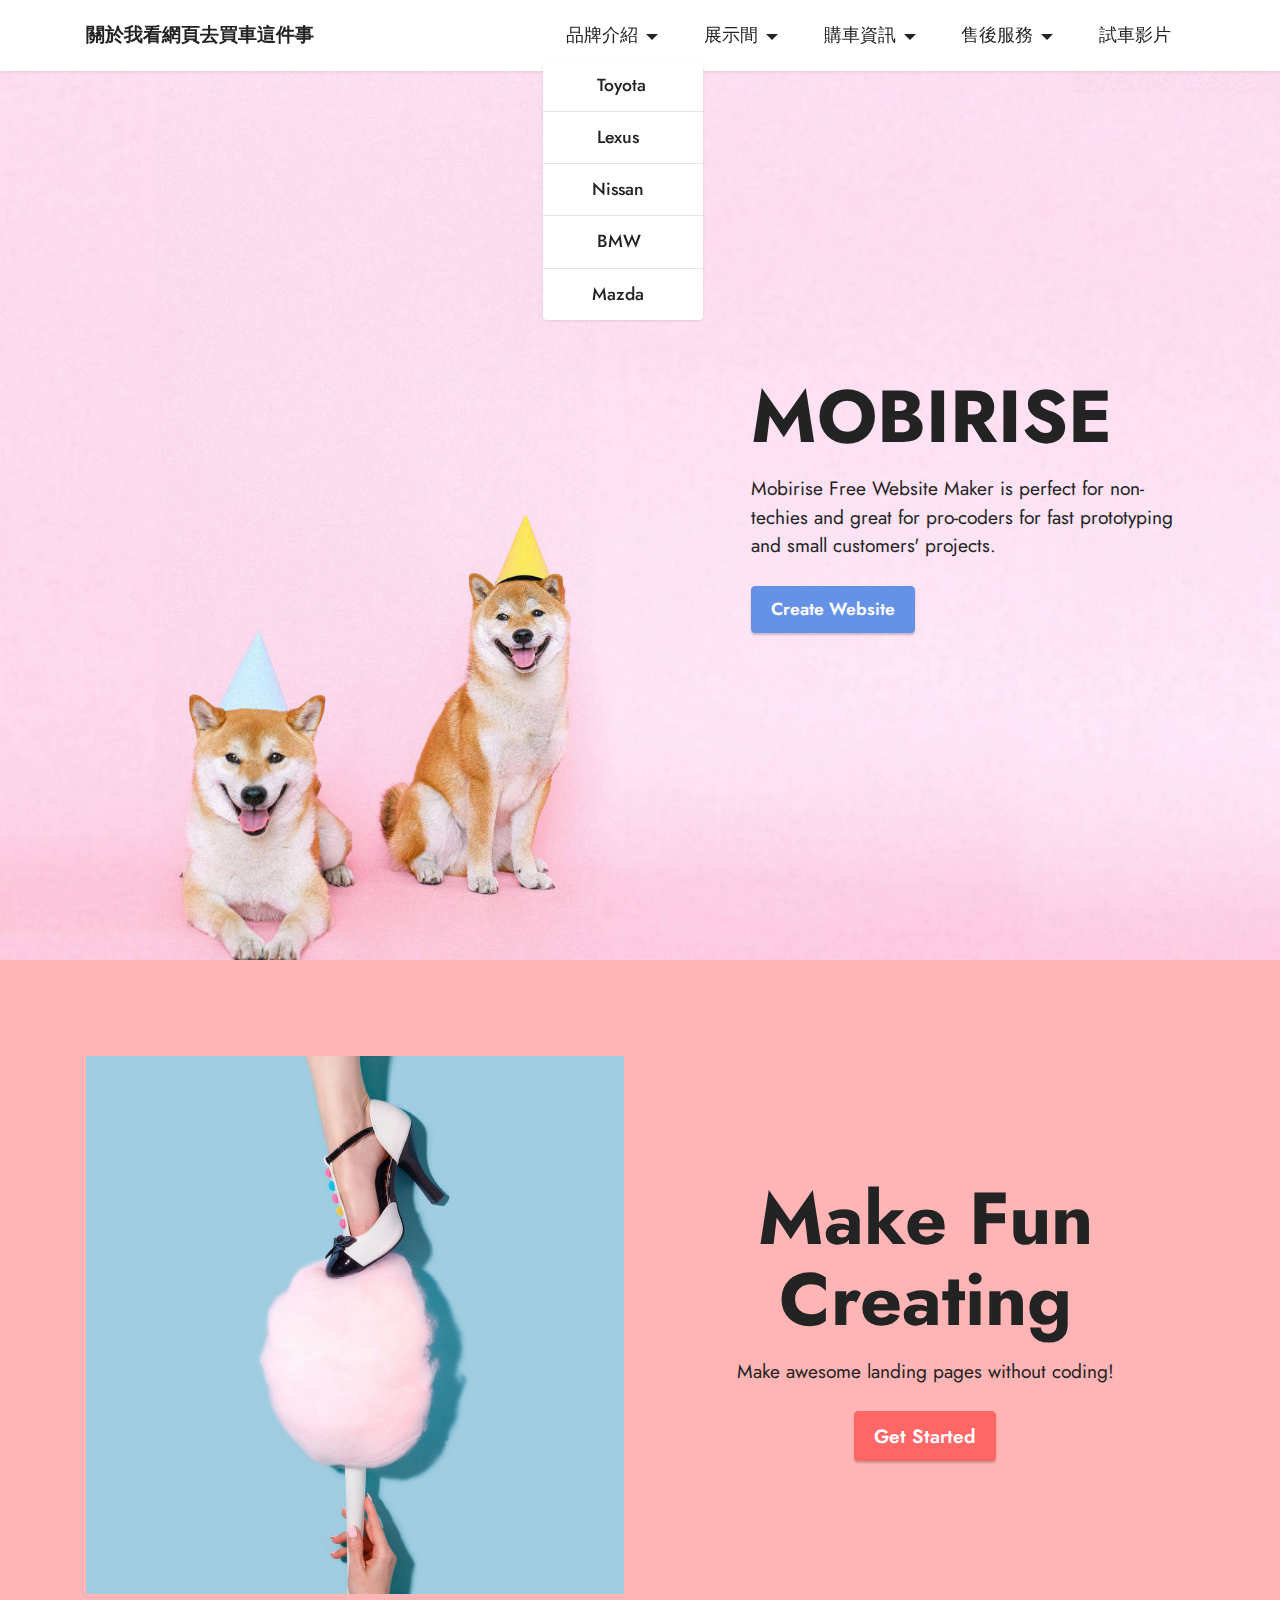
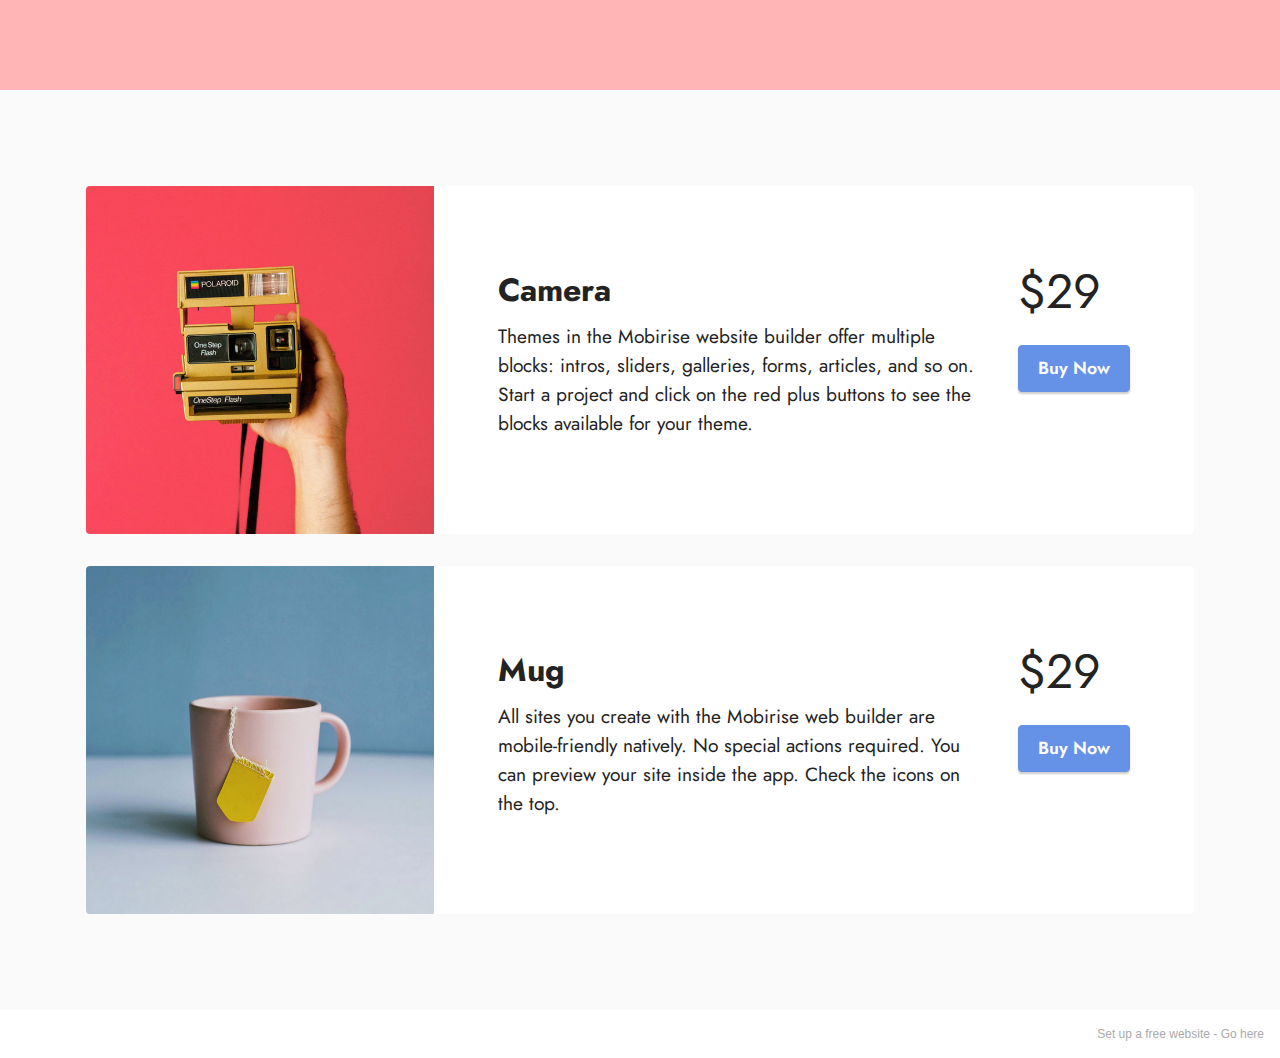
<file: web/index.html>
<!DOCTYPE html>
<html  >
<head>
  <!-- Site made with Mobirise Website Builder v5.4.1, https://mobirise.com -->
  <meta charset="UTF-8">
  <meta http-equiv="X-UA-Compatible" content="IE=edge">
  <meta name="generator" content="Mobirise v5.4.1, mobirise.com">
  <meta name="viewport" content="width=device-width, initial-scale=1, minimum-scale=1">
  <link rel="shortcut icon" href="assets/images/logo.png" type="image/x-icon">
  <meta name="description" content="">
  
  
  <title>Home</title>
  <link rel="stylesheet" href="assets/bootstrap/css/bootstrap.min.css">
  <link rel="stylesheet" href="assets/bootstrap/css/bootstrap-grid.min.css">
  <link rel="stylesheet" href="assets/bootstrap/css/bootstrap-reboot.min.css">
  <link rel="stylesheet" href="assets/dropdown/css/style.css">
  <link rel="stylesheet" href="assets/socicon/css/styles.css">
  <link rel="stylesheet" href="assets/theme/css/style.css">
  <link rel="preload" href="https://fonts.googleapis.com/css?family=Jost:100,200,300,400,500,600,700,800,900,100i,200i,300i,400i,500i,600i,700i,800i,900i&display=swap" as="style" onload="this.onload=null;this.rel='stylesheet'">
  <noscript><link rel="stylesheet" href="https://fonts.googleapis.com/css?family=Jost:100,200,300,400,500,600,700,800,900,100i,200i,300i,400i,500i,600i,700i,800i,900i&display=swap"></noscript>
  <link rel="preload" as="style" href="assets/mobirise/css/mbr-additional.css"><link rel="stylesheet" href="assets/mobirise/css/mbr-additional.css" type="text/css">
  
  
  
  
</head>
<body>
  
  <section data-bs-version="5.1" class="menu menu1 cid-sPwcQgwkqA" once="menu" id="menu1-6">
    

    <nav class="navbar navbar-dropdown navbar-fixed-top navbar-expand-lg">
        <div class="container">
            <div class="navbar-brand">
                
                <span class="navbar-caption-wrap"><a class="navbar-caption text-black display-7" href="https://mobiri.se">關於我看網頁去買車這件事&nbsp;<br></a></span>
            </div>
            <button class="navbar-toggler" type="button" data-toggle="collapse" data-bs-toggle="collapse" data-target="#navbarSupportedContent" data-bs-target="#navbarSupportedContent" aria-controls="navbarNavAltMarkup" aria-expanded="false" aria-label="Toggle navigation">
                <div class="hamburger">
                    <span></span>
                    <span></span>
                    <span></span>
                    <span></span>
                </div>
            </button>
            <div class="collapse navbar-collapse" id="navbarSupportedContent">
                <ul class="navbar-nav nav-dropdown nav-right" data-app-modern-menu="true"><li class="nav-item dropdown"><a class="nav-link link text-black dropdown-toggle show display-4" href="#" data-toggle="dropdown-submenu" data-bs-toggle="dropdown" data-bs-auto-close="outside" aria-expanded="true">品牌介紹</a><div class="dropdown-menu show" aria-labelledby="dropdown-undefined" data-bs-popper="none"><a class="text-black dropdown-item text-primary display-4" href="page1.html#header14-7">&nbsp; &nbsp; &nbsp;Toyota</a><a class="text-black dropdown-item text-primary display-4" href="page1.html#header11-8">&nbsp; &nbsp; &nbsp;Lexus</a><a class="text-black dropdown-item text-primary display-4" href="page1.html#header14-9">&nbsp; &nbsp; Nissan</a><a class="text-black dropdown-item text-primary display-4" href="page1.html#header11-a">&nbsp; &nbsp; &nbsp;BMW</a><a class="text-black dropdown-item text-primary display-4" href="page1.html#header14-b">&nbsp; &nbsp; Mazda</a></div></li>
                    <li class="nav-item dropdown"><a class="nav-link link text-black dropdown-toggle display-4" href="#" data-toggle="dropdown-submenu" data-bs-toggle="dropdown" data-bs-auto-close="outside" aria-expanded="false">展示間</a><div class="dropdown-menu" aria-labelledby="dropdown-undefined"><div class="dropdown"><a class="text-black dropdown-item dropdown-toggle display-4" href="#" data-toggle="dropdown-submenu" data-bs-toggle="dropdown" data-bs-auto-close="outside" aria-expanded="false">&nbsp; &nbsp; Toyota</a><div class="dropdown-menu dropdown-submenu" aria-labelledby="dropdown-undefined"><a class="text-black dropdown-item display-4" href="https://mobiri.se">&nbsp; &nbsp;休旅車</a><a class="text-black dropdown-item display-4" href="https://mobiri.se">&nbsp; &nbsp;越野車</a><a class="text-black dropdown-item display-4" href="https://mobiri.se">&nbsp; &nbsp; &nbsp;轎車</a><a class="text-black dropdown-item display-4" href="https://mobiri.se">&nbsp; &nbsp; 箱型車</a></div></div><div class="dropdown"><a class="text-black dropdown-item dropdown-toggle display-4" href="#" data-toggle="dropdown-submenu" data-bs-toggle="dropdown" data-bs-auto-close="outside">&nbsp; &nbsp; &nbsp;Lexus</a><div class="dropdown-menu dropdown-submenu" aria-labelledby="dropdown-undefined"><a class="text-black dropdown-item display-4" href="https://mobiri.se">&nbsp; &nbsp;休旅車</a><a class="text-black dropdown-item display-4" href="https://mobiri.se">&nbsp; &nbsp;越野車</a><a class="text-black dropdown-item display-4" href="https://mobiri.se">&nbsp; &nbsp;箱型車</a><a class="text-black dropdown-item display-4" href="https://mobiri.se">&nbsp; &nbsp; &nbsp;跑車</a><a class="text-black dropdown-item display-4" href="https://mobiri.se">&nbsp; &nbsp; &nbsp;轎車</a></div></div><div class="dropdown"><a class="text-black dropdown-item dropdown-toggle display-4" href="#" data-toggle="dropdown-submenu" data-bs-toggle="dropdown" data-bs-auto-close="outside" aria-expanded="false">&nbsp; &nbsp; Nissan</a><div class="dropdown-menu dropdown-submenu" aria-labelledby="dropdown-undefined"><a class="text-black dropdown-item display-4" href="https://mobiri.se">&nbsp; &nbsp;休旅車</a><a class="text-black dropdown-item display-4" href="https://mobiri.se">&nbsp; &nbsp;越野車</a><a class="text-black dropdown-item display-4" href="https://mobiri.se">&nbsp; &nbsp;箱型車</a><a class="text-black dropdown-item display-4" href="https://mobiri.se">&nbsp; &nbsp; &nbsp;跑車</a><a class="text-black dropdown-item display-4" href="https://mobiri.se">&nbsp; &nbsp; &nbsp;轎車</a></div></div><div class="dropdown"><a class="text-black dropdown-item dropdown-toggle display-4" href="#" data-toggle="dropdown-submenu" data-bs-toggle="dropdown" data-bs-auto-close="outside" aria-expanded="false">&nbsp; &nbsp; &nbsp;BMW</a><div class="dropdown-menu dropdown-submenu" aria-labelledby="dropdown-undefined"><a class="text-black dropdown-item display-4" href="https://mobiri.se">&nbsp; &nbsp;休旅車</a><a class="text-black dropdown-item display-4" href="https://mobiri.se">&nbsp; &nbsp;箱型車</a><a class="text-black dropdown-item display-4" href="https://mobiri.se">&nbsp; &nbsp;越野車</a><a class="text-black dropdown-item display-4" href="https://mobiri.se">&nbsp; &nbsp; &nbsp;跑車</a><a class="text-black dropdown-item display-4" href="https://mobiri.se">&nbsp; &nbsp; &nbsp;轎車</a></div></div><div class="dropdown"><a class="text-black dropdown-item dropdown-toggle display-4" href="#" data-toggle="dropdown-submenu" data-bs-toggle="dropdown" data-bs-auto-close="outside" aria-expanded="false">&nbsp; &nbsp; &nbsp;Mazda</a><div class="dropdown-menu dropdown-submenu" aria-labelledby="dropdown-undefined"><a class="text-black dropdown-item display-4" href="https://mobiri.se">&nbsp; &nbsp;休旅車</a><a class="text-black dropdown-item display-4" href="https://mobiri.se">&nbsp; &nbsp;箱型車</a><a class="text-black dropdown-item display-4" href="https://mobiri.se">&nbsp; &nbsp;越野車</a><a class="text-black dropdown-item display-4" href="https://mobiri.se">&nbsp; &nbsp; &nbsp;跑車</a><a class="text-black dropdown-item display-4" href="https://mobiri.se">&nbsp; &nbsp; &nbsp;轎車</a></div></div></div></li>
                    <li class="nav-item dropdown"><a class="nav-link link text-black dropdown-toggle display-4" href="#" data-toggle="dropdown-submenu" data-bs-toggle="dropdown" data-bs-auto-close="outside" aria-expanded="false">購車資訊</a><div class="dropdown-menu" aria-labelledby="dropdown-undefined"><a class="text-black dropdown-item display-4" href="https://mobiri.se">&nbsp; &nbsp; 價格</a><a class="text-black dropdown-item display-4" href="https://mobiri.se">&nbsp; &nbsp; &nbsp;性能</a><a class="text-black dropdown-item display-4" href="https://mobiri.se">&nbsp; &nbsp;客製化</a></div>
                    </li><li class="nav-item dropdown"><a class="nav-link link text-black dropdown-toggle display-4" href="#" data-toggle="dropdown-submenu" data-bs-toggle="dropdown" data-bs-auto-close="outside">售後服務</a><div class="dropdown-menu" aria-labelledby="dropdown-undefined"><a class="text-black dropdown-item display-4" href="https://mobiri.se">&nbsp; &nbsp; &nbsp;保固</a></div></li><li class="nav-item"><a class="nav-link link text-black display-4" href="https://mobiri.se">試車影片</a></li></ul>
                
                
            </div>
        </div>
    </nav>
</section>

<section data-bs-version="5.1" class="header7 cid-sOHTaXdcoU mbr-fullscreen" id="header7-1">

    

    

    <div class="text-right container">
        <div class="row justify-content-end">
            <div class="col-12 col-lg-5">
                <h1 class="mbr-section-title mbr-fonts-style mb-3 display-1"><strong>MOBIRISE</strong></h1>
                
                <p class="mbr-text mbr-fonts-style display-7">
                    Mobirise Free Website Maker is perfect for non-techies and great for pro-coders for fast prototyping and small customers' projects.</p>
                <div class="mbr-section-btn mt-3"><a class="btn btn-primary display-4" href="https://mobiri.se">Create Website</a></div>
            </div>
        </div>
    </div>
</section>

<section data-bs-version="5.1" class="header11 cid-sOHTbKRMgk" id="header11-2">

    

    

    <div class="container">
        <div class="row justify-content-center">
            <div class="col-12 col-md-6 image-wrapper">
                <img class="w-100" src="assets/images/sq4.jpg" alt="Mobirise">
            </div>
            <div class="col-12 col-md">
                <div class="text-wrapper text-center">
                    <h1 class="mbr-section-title mbr-fonts-style mb-3 display-1">
                        <strong>Make Fun Creating</strong></h1>
                    <p class="mbr-text mbr-fonts-style display-7">
                        Make awesome landing pages without coding!</p>
                    <div class="mbr-section-btn mt-3"><a class="btn btn-secondary display-7" href="https://mobiri.se">Get Started</a>
                    </div>
                </div>
            </div>
        </div>
    </div>
</section>

<section data-bs-version="5.1" class="features8 cid-sOHTi3kS3G" xmlns="http://www.w3.org/1999/html" id="features9-3">
    
    

    

    <div class="container">
        <div class="card">
            <div class="card-wrapper">
                <div class="row align-items-center">
                    <div class="col-12 col-md-4">
                        <div class="image-wrapper">
                            <img src="assets/images/product1.jpg" alt="Mobirise">
                        </div>
                    </div>
                    <div class="col-12 col-md">
                        <div class="card-box">
                            <div class="row">
                                <div class="col-md">
                                    <h6 class="card-title mbr-fonts-style display-5">
                                        <strong>Camera</strong>
                                    </h6>
                                    <p class="mbr-text mbr-fonts-style display-7">
                                        Themes in the Mobirise website builder offer multiple blocks: intros, sliders, galleries, forms, articles, and so on. Start a project and click on the red plus buttons to see the blocks available for your theme.
                                    </p>
                                </div>
                                <div class="col-md-auto">
                                    <p class="price mbr-fonts-style display-2">$29</p>
                                    <div class="mbr-section-btn"><a href="https://mobiri.se" class="btn btn-primary display-4">
                                            Buy Now
                                        </a></div>
                                </div>
                                <div></div>
                            </div>
                        </div>
                    </div>
                </div>
            </div>
        </div>
        <div class="card">
            <div class="card-wrapper">
                <div class="row align-items-center">
                    <div class="col-12 col-md-4">
                        <div class="image-wrapper">
                            <img src="assets/images/product2.jpg" alt="Mobirise">
                        </div>
                    </div>
                    <div class="col-12 col-md">
                        <div class="card-box">
                            <div class="row">
                                <div class="col-md">
                                    <h6 class="card-title mbr-fonts-style display-5">
                                        <strong>Mug</strong>
                                    </h6>
                                    <p class="mbr-text mbr-fonts-style display-7">
                                        All sites you create with the Mobirise web builder are mobile-friendly natively. No special actions required. You can preview your site inside the app. Check the icons on the top.
                                    </p>
                                </div>
                                <div class="col-md-auto">
                                    <p class="price mbr-fonts-style display-2">$29</p>
                                    <div class="mbr-section-btn">
                                        <a href="https://mobiri.se" class="btn btn-primary display-4">
                                            Buy Now
                                        </a>
                                    </div>
                                </div>
                                <div></div>
                            </div>
                        </div>
                    </div>
                </div>
            </div>
        </div>
        
    </div>
</section><section style="background-color: #fff; font-family: -apple-system, BlinkMacSystemFont, 'Segoe UI', 'Roboto', 'Helvetica Neue', Arial, sans-serif; color:#aaa; font-size:12px; padding: 0; align-items: center; display: flex;"><a href="https://mobirise.site/a" style="flex: 1 1; height: 3rem; padding-left: 1rem;"></a><p style="flex: 0 0 auto; margin:0; padding-right:1rem;">Set up a free website - <a href="https://mobirise.site/w" style="color:#aaa;">Go here</a></p></section><script src="assets/bootstrap/js/bootstrap.bundle.min.js"></script>  <script src="assets/smoothscroll/smooth-scroll.js"></script>  <script src="assets/ytplayer/index.js"></script>  <script src="assets/dropdown/js/navbar-dropdown.js"></script>  <script src="assets/theme/js/script.js"></script>  
  
  
</body>
</html>
</file>
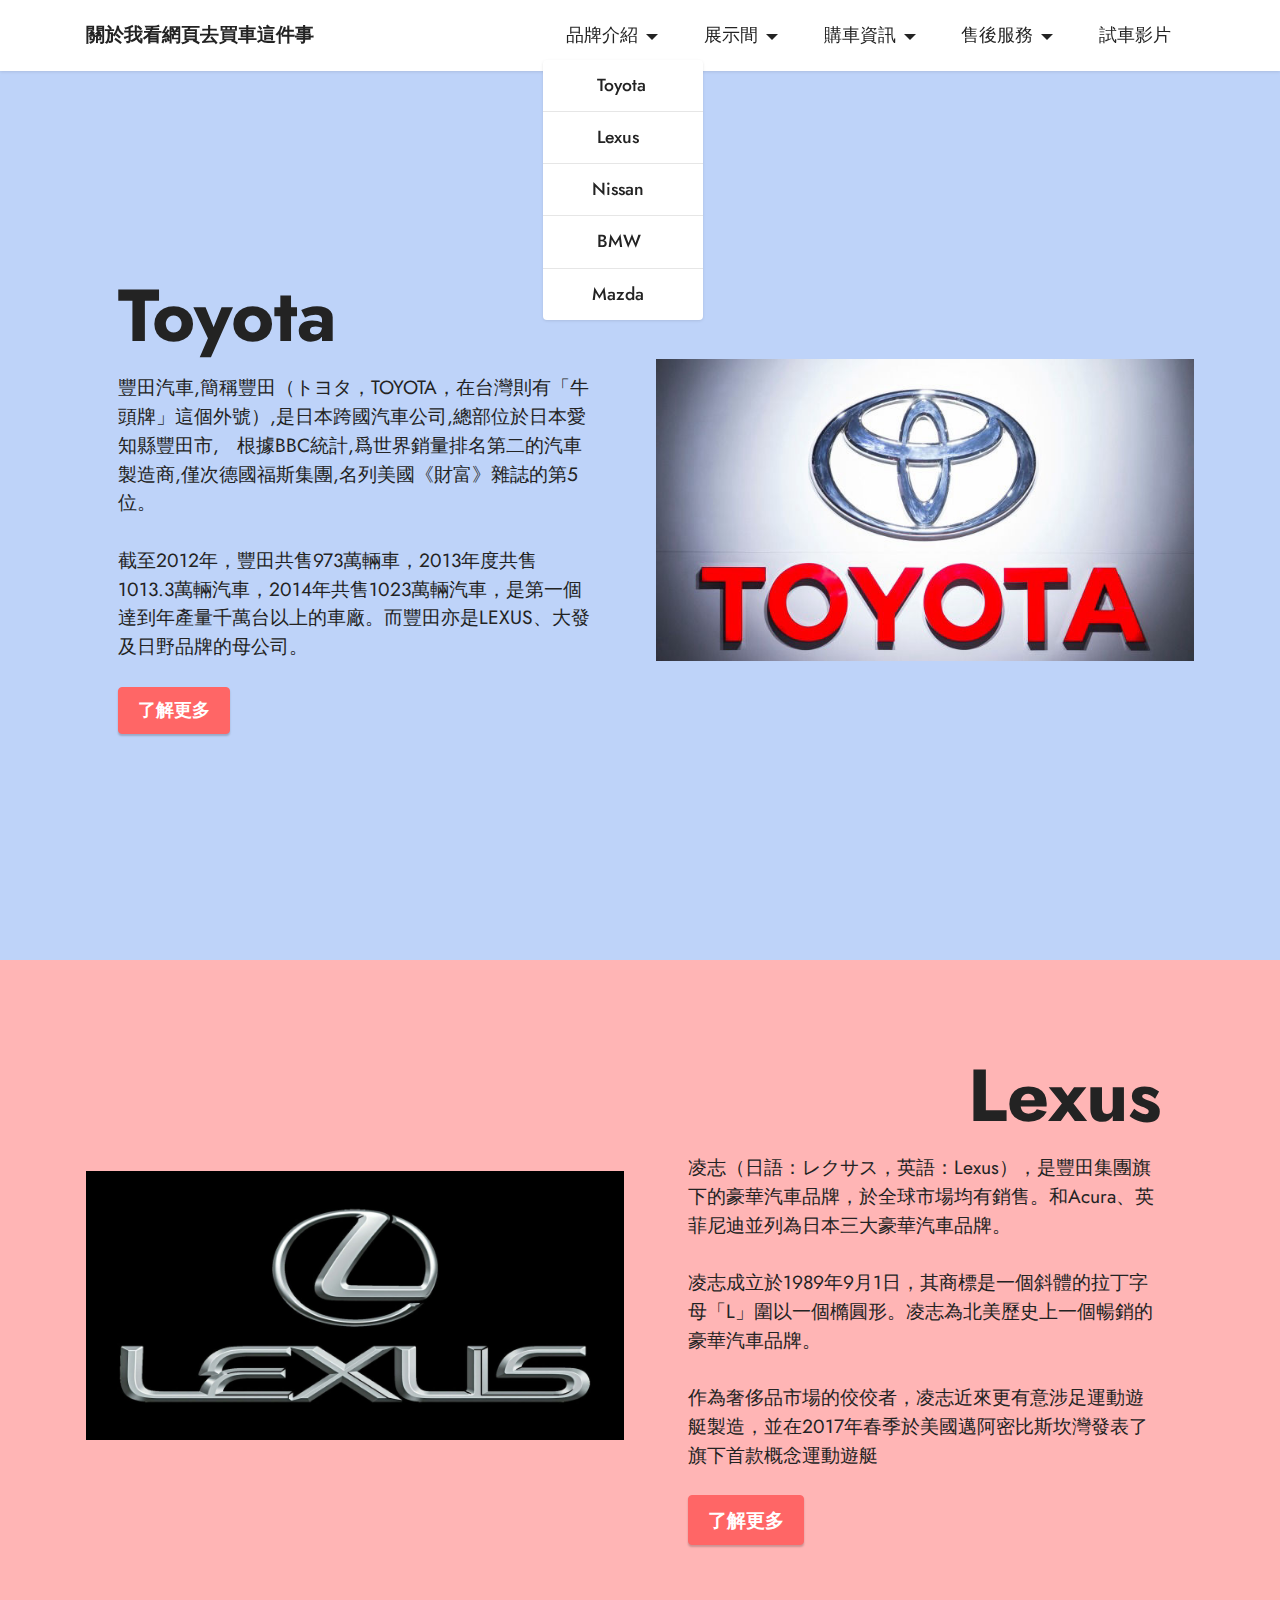
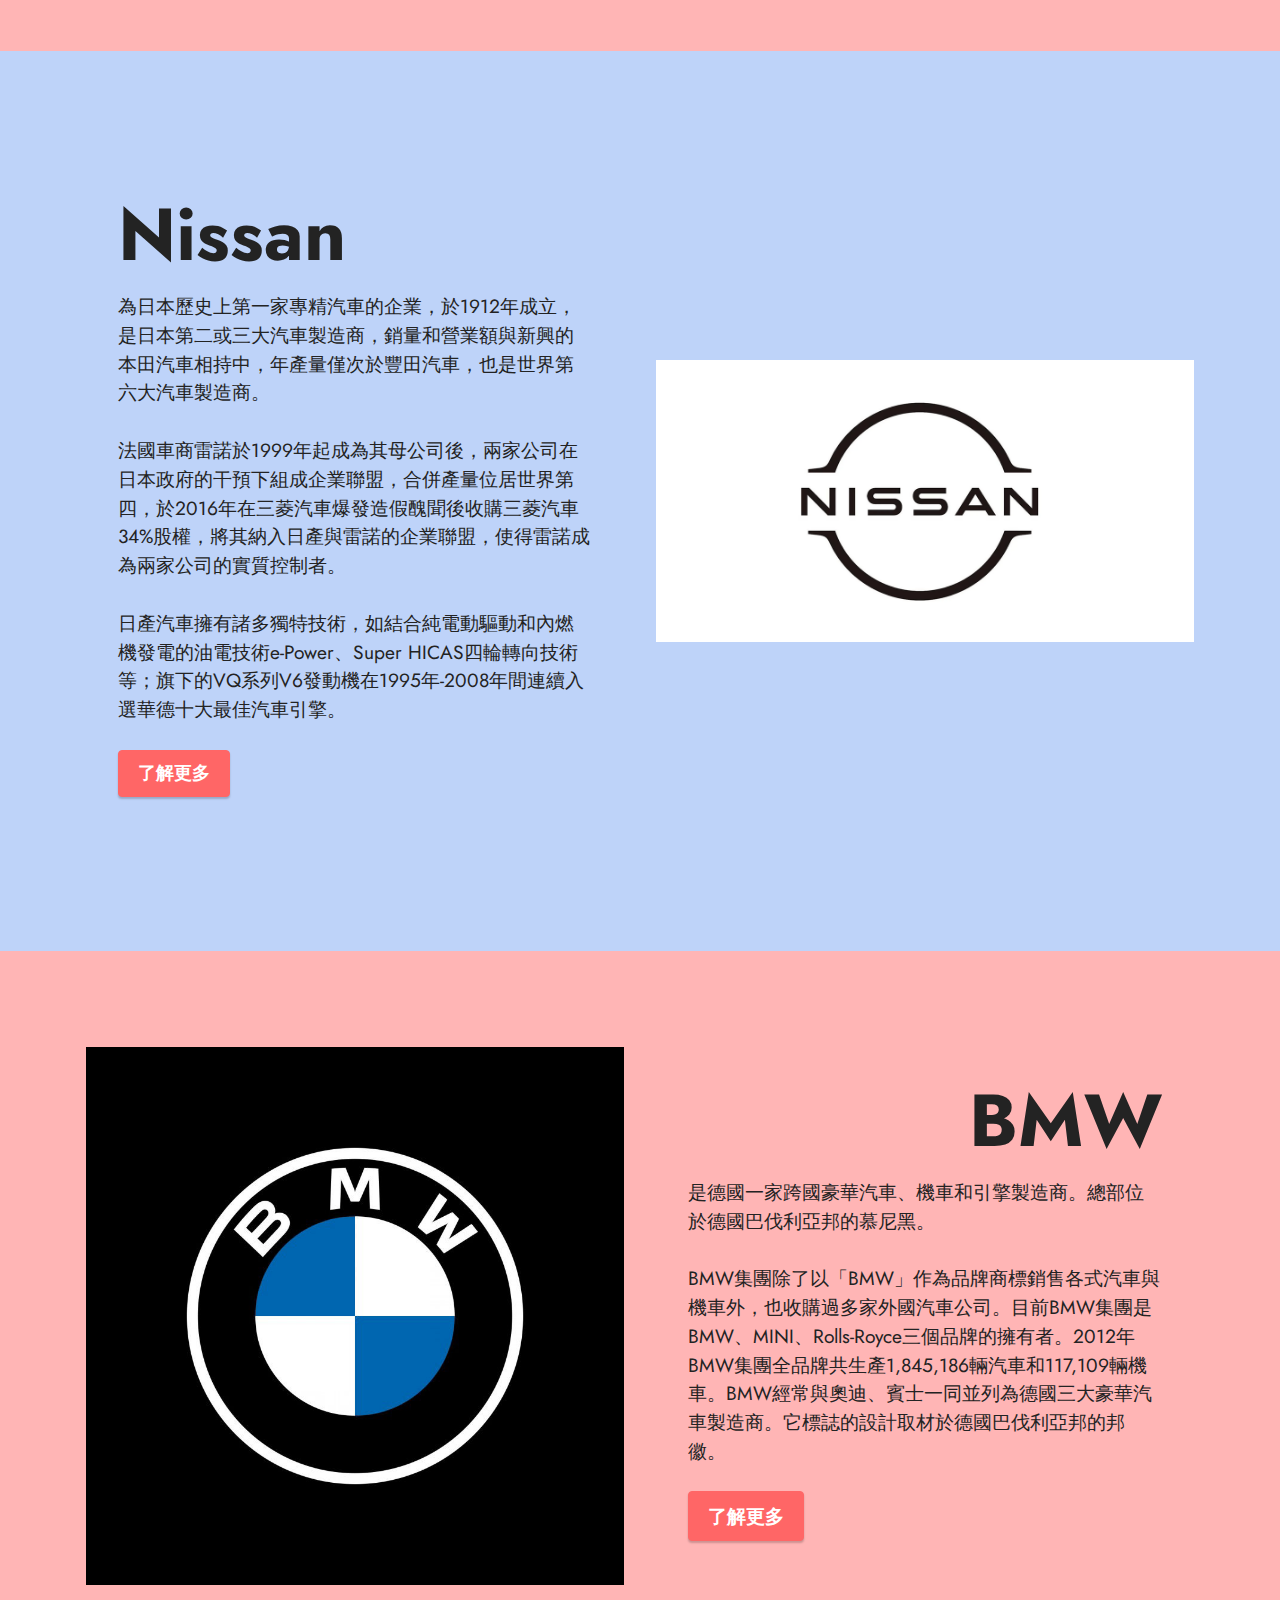
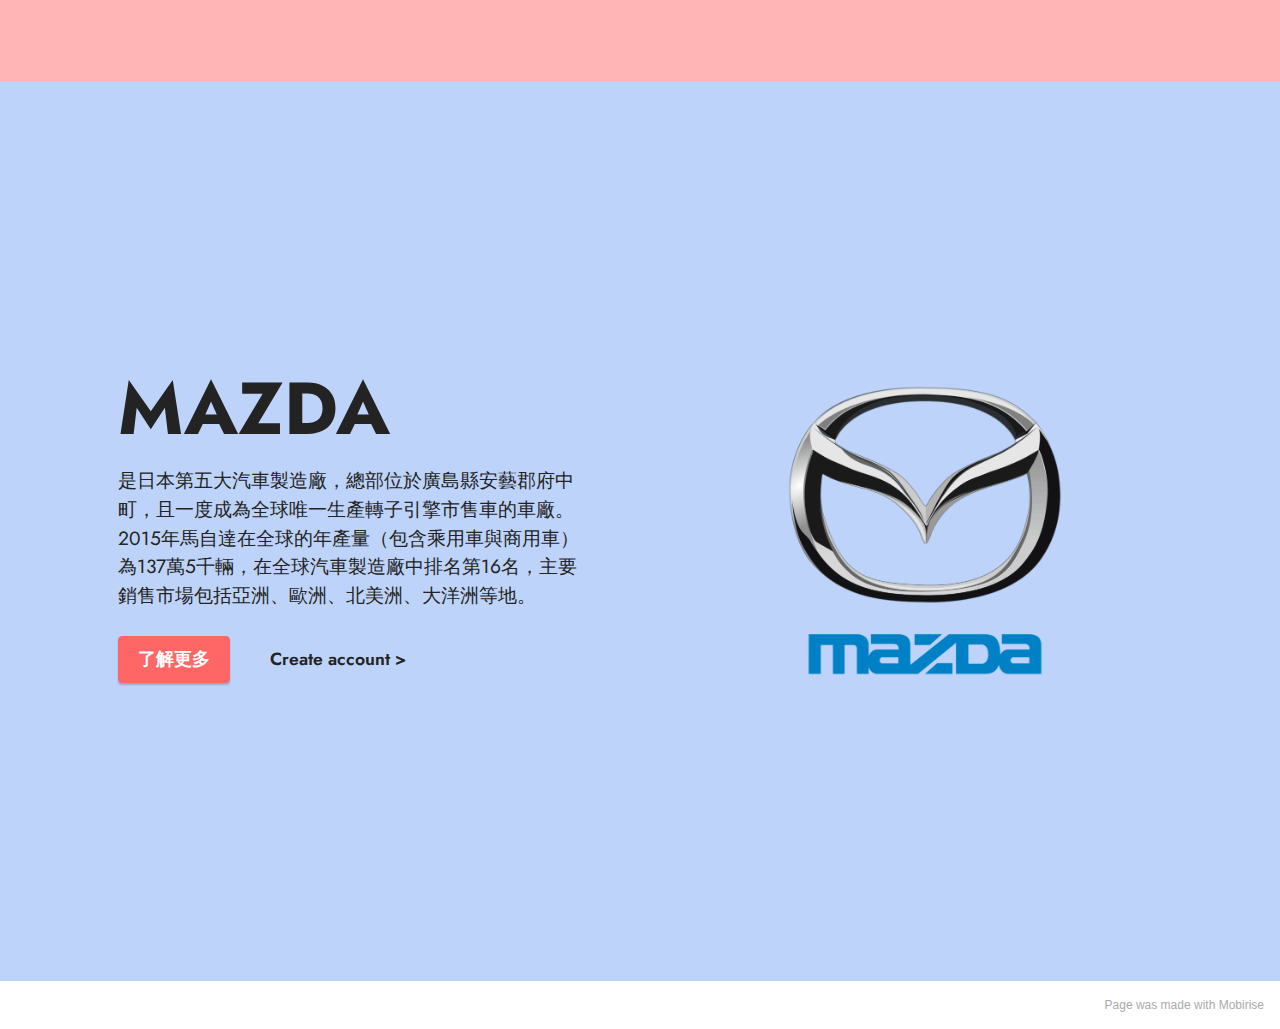
<file: web/page1.html>
<!DOCTYPE html>
<html  >
<head>
  <!-- Site made with Mobirise Website Builder v5.4.1, https://mobirise.com -->
  <meta charset="UTF-8">
  <meta http-equiv="X-UA-Compatible" content="IE=edge">
  <meta name="generator" content="Mobirise v5.4.1, mobirise.com">
  <meta name="viewport" content="width=device-width, initial-scale=1, minimum-scale=1">
  <link rel="shortcut icon" href="assets/images/logo.png" type="image/x-icon">
  <meta name="description" content="">
  
  
  <title>Page 1</title>
  <link rel="stylesheet" href="assets/bootstrap/css/bootstrap.min.css">
  <link rel="stylesheet" href="assets/bootstrap/css/bootstrap-grid.min.css">
  <link rel="stylesheet" href="assets/bootstrap/css/bootstrap-reboot.min.css">
  <link rel="stylesheet" href="assets/dropdown/css/style.css">
  <link rel="stylesheet" href="assets/socicon/css/styles.css">
  <link rel="stylesheet" href="assets/theme/css/style.css">
  <link rel="preload" href="https://fonts.googleapis.com/css?family=Jost:100,200,300,400,500,600,700,800,900,100i,200i,300i,400i,500i,600i,700i,800i,900i&display=swap" as="style" onload="this.onload=null;this.rel='stylesheet'">
  <noscript><link rel="stylesheet" href="https://fonts.googleapis.com/css?family=Jost:100,200,300,400,500,600,700,800,900,100i,200i,300i,400i,500i,600i,700i,800i,900i&display=swap"></noscript>
  <link rel="preload" as="style" href="assets/mobirise/css/mbr-additional.css"><link rel="stylesheet" href="assets/mobirise/css/mbr-additional.css" type="text/css">
  
  
  
  
</head>
<body>
  
  <section data-bs-version="5.1" class="menu menu1 cid-sPwcQgwkqA" once="menu" id="menu1-6">
    

    <nav class="navbar navbar-dropdown navbar-fixed-top navbar-expand-lg">
        <div class="container">
            <div class="navbar-brand">
                
                <span class="navbar-caption-wrap"><a class="navbar-caption text-black display-7" href="https://mobiri.se">關於我看網頁去買車這件事&nbsp;<br></a></span>
            </div>
            <button class="navbar-toggler" type="button" data-toggle="collapse" data-bs-toggle="collapse" data-target="#navbarSupportedContent" data-bs-target="#navbarSupportedContent" aria-controls="navbarNavAltMarkup" aria-expanded="false" aria-label="Toggle navigation">
                <div class="hamburger">
                    <span></span>
                    <span></span>
                    <span></span>
                    <span></span>
                </div>
            </button>
            <div class="collapse navbar-collapse" id="navbarSupportedContent">
                <ul class="navbar-nav nav-dropdown nav-right" data-app-modern-menu="true"><li class="nav-item dropdown"><a class="nav-link link text-black dropdown-toggle show display-4" href="#" data-toggle="dropdown-submenu" data-bs-toggle="dropdown" data-bs-auto-close="outside" aria-expanded="true">品牌介紹</a><div class="dropdown-menu show" aria-labelledby="dropdown-undefined" data-bs-popper="none"><a class="text-black dropdown-item text-primary display-4" href="page1.html#header14-7">&nbsp; &nbsp; &nbsp;Toyota</a><a class="text-black dropdown-item text-primary display-4" href="page1.html#header11-8">&nbsp; &nbsp; &nbsp;Lexus</a><a class="text-black dropdown-item text-primary display-4" href="page1.html#header14-9">&nbsp; &nbsp; Nissan</a><a class="text-black dropdown-item text-primary display-4" href="page1.html#header11-a">&nbsp; &nbsp; &nbsp;BMW</a><a class="text-black dropdown-item text-primary display-4" href="page1.html#header14-b">&nbsp; &nbsp; Mazda</a></div></li>
                    <li class="nav-item dropdown"><a class="nav-link link text-black dropdown-toggle display-4" href="#" data-toggle="dropdown-submenu" data-bs-toggle="dropdown" data-bs-auto-close="outside" aria-expanded="false">展示間</a><div class="dropdown-menu" aria-labelledby="dropdown-undefined"><div class="dropdown"><a class="text-black dropdown-item dropdown-toggle display-4" href="#" data-toggle="dropdown-submenu" data-bs-toggle="dropdown" data-bs-auto-close="outside" aria-expanded="false">&nbsp; &nbsp; Toyota</a><div class="dropdown-menu dropdown-submenu" aria-labelledby="dropdown-undefined"><a class="text-black dropdown-item display-4" href="https://mobiri.se">&nbsp; &nbsp;休旅車</a><a class="text-black dropdown-item display-4" href="https://mobiri.se">&nbsp; &nbsp;越野車</a><a class="text-black dropdown-item display-4" href="https://mobiri.se">&nbsp; &nbsp; &nbsp;轎車</a><a class="text-black dropdown-item display-4" href="https://mobiri.se">&nbsp; &nbsp; 箱型車</a></div></div><div class="dropdown"><a class="text-black dropdown-item dropdown-toggle display-4" href="#" data-toggle="dropdown-submenu" data-bs-toggle="dropdown" data-bs-auto-close="outside">&nbsp; &nbsp; &nbsp;Lexus</a><div class="dropdown-menu dropdown-submenu" aria-labelledby="dropdown-undefined"><a class="text-black dropdown-item display-4" href="https://mobiri.se">&nbsp; &nbsp;休旅車</a><a class="text-black dropdown-item display-4" href="https://mobiri.se">&nbsp; &nbsp;越野車</a><a class="text-black dropdown-item display-4" href="https://mobiri.se">&nbsp; &nbsp;箱型車</a><a class="text-black dropdown-item display-4" href="https://mobiri.se">&nbsp; &nbsp; &nbsp;跑車</a><a class="text-black dropdown-item display-4" href="https://mobiri.se">&nbsp; &nbsp; &nbsp;轎車</a></div></div><div class="dropdown"><a class="text-black dropdown-item dropdown-toggle display-4" href="#" data-toggle="dropdown-submenu" data-bs-toggle="dropdown" data-bs-auto-close="outside" aria-expanded="false">&nbsp; &nbsp; Nissan</a><div class="dropdown-menu dropdown-submenu" aria-labelledby="dropdown-undefined"><a class="text-black dropdown-item display-4" href="https://mobiri.se">&nbsp; &nbsp;休旅車</a><a class="text-black dropdown-item display-4" href="https://mobiri.se">&nbsp; &nbsp;越野車</a><a class="text-black dropdown-item display-4" href="https://mobiri.se">&nbsp; &nbsp;箱型車</a><a class="text-black dropdown-item display-4" href="https://mobiri.se">&nbsp; &nbsp; &nbsp;跑車</a><a class="text-black dropdown-item display-4" href="https://mobiri.se">&nbsp; &nbsp; &nbsp;轎車</a></div></div><div class="dropdown"><a class="text-black dropdown-item dropdown-toggle display-4" href="#" data-toggle="dropdown-submenu" data-bs-toggle="dropdown" data-bs-auto-close="outside" aria-expanded="false">&nbsp; &nbsp; &nbsp;BMW</a><div class="dropdown-menu dropdown-submenu" aria-labelledby="dropdown-undefined"><a class="text-black dropdown-item display-4" href="https://mobiri.se">&nbsp; &nbsp;休旅車</a><a class="text-black dropdown-item display-4" href="https://mobiri.se">&nbsp; &nbsp;箱型車</a><a class="text-black dropdown-item display-4" href="https://mobiri.se">&nbsp; &nbsp;越野車</a><a class="text-black dropdown-item display-4" href="https://mobiri.se">&nbsp; &nbsp; &nbsp;跑車</a><a class="text-black dropdown-item display-4" href="https://mobiri.se">&nbsp; &nbsp; &nbsp;轎車</a></div></div><div class="dropdown"><a class="text-black dropdown-item dropdown-toggle display-4" href="#" data-toggle="dropdown-submenu" data-bs-toggle="dropdown" data-bs-auto-close="outside" aria-expanded="false">&nbsp; &nbsp; &nbsp;Mazda</a><div class="dropdown-menu dropdown-submenu" aria-labelledby="dropdown-undefined"><a class="text-black dropdown-item display-4" href="https://mobiri.se">&nbsp; &nbsp;休旅車</a><a class="text-black dropdown-item display-4" href="https://mobiri.se">&nbsp; &nbsp;箱型車</a><a class="text-black dropdown-item display-4" href="https://mobiri.se">&nbsp; &nbsp;越野車</a><a class="text-black dropdown-item display-4" href="https://mobiri.se">&nbsp; &nbsp; &nbsp;跑車</a><a class="text-black dropdown-item display-4" href="https://mobiri.se">&nbsp; &nbsp; &nbsp;轎車</a></div></div></div></li>
                    <li class="nav-item dropdown"><a class="nav-link link text-black dropdown-toggle display-4" href="#" data-toggle="dropdown-submenu" data-bs-toggle="dropdown" data-bs-auto-close="outside" aria-expanded="false">購車資訊</a><div class="dropdown-menu" aria-labelledby="dropdown-undefined"><a class="text-black dropdown-item display-4" href="https://mobiri.se">&nbsp; &nbsp; 價格</a><a class="text-black dropdown-item display-4" href="https://mobiri.se">&nbsp; &nbsp; &nbsp;性能</a><a class="text-black dropdown-item display-4" href="https://mobiri.se">&nbsp; &nbsp;客製化</a></div>
                    </li><li class="nav-item dropdown"><a class="nav-link link text-black dropdown-toggle display-4" href="#" data-toggle="dropdown-submenu" data-bs-toggle="dropdown" data-bs-auto-close="outside">售後服務</a><div class="dropdown-menu" aria-labelledby="dropdown-undefined"><a class="text-black dropdown-item display-4" href="https://mobiri.se">&nbsp; &nbsp; &nbsp;保固</a></div></li><li class="nav-item"><a class="nav-link link text-black display-4" href="https://mobiri.se">試車影片</a></li></ul>
                
                
            </div>
        </div>
    </nav>
</section>

<section data-bs-version="5.1" class="header14 cid-sPwgaqxgcX mbr-fullscreen" id="header14-7">

    

    

    <div class="container">
        <div class="row justify-content-center align-items-center">
            <div class="col-12 col-md-6 image-wrapper">
                <img src="assets/images/d4a4cef4476d4312c76fec16ecc8306c-680x382.jpg" alt="Mobirise">
            </div>
            <div class="col-12 col-md">
                <div class="text-wrapper">
                    <h1 class="mbr-section-title mbr-fonts-style mb-3 display-1"><strong>Toyota</strong></h1>
                    <p class="mbr-text mbr-fonts-style display-7">豐田汽車,簡稱豐田（トヨタ，TOYOTA，在台灣則有「牛頭牌」這個外號）,是日本跨國汽車公司,總部位於日本愛知縣豐田市,&nbsp; &nbsp;根據BBC統計,爲世界銷量排名第二的汽車製造商,僅次德國福斯集團,名列美國《財富》雜誌的第5位。
<br>
<br>截至2012年，豐田共售973萬輛車，2013年度共售1013.3萬輛汽車，2014年共售1023萬輛汽車，是第一個達到年產量千萬台以上的車廠。而豐田亦是LEXUS、大發及日野品牌的母公司。</p>
                    <div class="mbr-section-btn mt-3"><a class="btn btn-secondary display-4" href="https://zh.wikipedia.org/wiki/%E4%B8%B0%E7%94%B0%E6%B1%BD%E8%BD%A6" target="_blank">了解更多</a>
                        <a class="btn btn-black-outline display-4" href="https://mobiri.se"></a></div>
                </div>
            </div>
        </div>
    </div>
</section>

<section data-bs-version="5.1" class="header11 cid-sPwgbyhnBW" id="header11-8">

    

    

    <div class="container">
        <div class="row justify-content-center">
            <div class="col-12 col-md-6 image-wrapper">
                <img class="w-100" src="assets/images/1974456-1256x628.jpg" alt="Mobirise">
            </div>
            <div class="col-12 col-md">
                <div class="text-wrapper text-center">
                    <h1 class="mbr-section-title mbr-fonts-style mb-3 display-1"><strong>Lexus</strong></h1>
                    <p class="mbr-text mbr-fonts-style display-7">凌志（日語：レクサス，英語：Lexus），是豐田集團旗下的豪華汽車品牌，於全球市場均有銷售。和Acura、英菲尼迪並列為日本三大豪華汽車品牌。
<br>
<br>凌志成立於1989年9月1日，其商標是一個斜體的拉丁字母「L」圍以一個橢圓形。凌志為北美歷史上一個暢銷的豪華汽車品牌。
<br>
<br>作為奢侈品市場的佼佼者，凌志近來更有意涉足運動遊艇製造，並在2017年春季於美國邁阿密比斯坎灣發表了旗下首款概念運動遊艇</p>
                    <div class="mbr-section-btn mt-3"><a class="btn btn-secondary display-7" href="https://zh.wikipedia.org/wiki/%E5%87%8C%E5%BF%97" target="_blank">了解更多</a></div>
                </div>
            </div>
        </div>
    </div>
</section>

<section data-bs-version="5.1" class="header14 cid-sPwgc4h8cX mbr-fullscreen" id="header14-9">

    

    

    <div class="container">
        <div class="row justify-content-center align-items-center">
            <div class="col-12 col-md-6 image-wrapper">
                <img src="assets/images/nissan-new-logo-1200x630.png" alt="Mobirise">
            </div>
            <div class="col-12 col-md">
                <div class="text-wrapper">
                    <h1 class="mbr-section-title mbr-fonts-style mb-3 display-1"><strong>Nissan</strong></h1>
                    <p class="mbr-text mbr-fonts-style display-7">為日本歷史上第一家專精汽車的企業，於1912年成立，是日本第二或三大汽車製造商，銷量和營業額與新興的本田汽車相持中，年產量僅次於豐田汽車，也是世界第六大汽車製造商。
<br>
<br>法國車商雷諾於1999年起成為其母公司後，兩家公司在日本政府的干預下組成企業聯盟，合併產量位居世界第四，於2016年在三菱汽車爆發造假醜聞後收購三菱汽車34%股權，將其納入日產與雷諾的企業聯盟，使得雷諾成為兩家公司的實質控制者。
<br>
<br>日產汽車擁有諸多獨特技術，如結合純電動驅動和內燃機發電的油電技術e-Power、Super HICAS四輪轉向技術等；旗下的VQ系列V6發動機在1995年-2008年間連續入選華德十大最佳汽車引擎。</p>
                    <div class="mbr-section-btn mt-3"><a class="btn btn-secondary display-4" href="https://zh.wikipedia.org/wiki/%E6%97%A5%E7%94%A2%E6%B1%BD%E8%BB%8A" target="_blank">了解更多</a>
                        <a class="btn btn-black-outline display-4" href="https://mobiri.se"></a></div>
                </div>
            </div>
        </div>
    </div>
</section>

<section data-bs-version="5.1" class="header11 cid-sPwgcuDBqL" id="header11-a">

    

    

    <div class="container">
        <div class="row justify-content-center">
            <div class="col-12 col-md-6 image-wrapper">
                <img class="w-100" src="assets/images/img-1583749420-67175900-900x900.jpg" alt="Mobirise">
            </div>
            <div class="col-12 col-md">
                <div class="text-wrapper text-center">
                    <h1 class="mbr-section-title mbr-fonts-style mb-3 display-1"><strong>BMW</strong></h1>
                    <p class="mbr-text mbr-fonts-style display-7">是德國一家跨國豪華汽車、機車和引擎製造商。總部位於德國巴伐利亞邦的慕尼黑。
<br>
<br>BMW集團除了以「BMW」作為品牌商標銷售各式汽車與機車外，也收購過多家外國汽車公司。目前BMW集團是BMW、MINI、Rolls-Royce三個品牌的擁有者。2012年BMW集團全品牌共生產1,845,186輛汽車和117,109輛機車。BMW經常與奧迪、賓士一同並列為德國三大豪華汽車製造商。它標誌的設計取材於德國巴伐利亞邦的邦徽。</p>
                    <div class="mbr-section-btn mt-3"><a class="btn btn-secondary display-7" href="https://zh.wikipedia.org/wiki/BMW" target="_blank">了解更多</a></div>
                </div>
            </div>
        </div>
    </div>
</section>

<section data-bs-version="5.1" class="header14 cid-sPwgdcKnZS mbr-fullscreen" id="header14-b">

    

    

    <div class="container">
        <div class="row justify-content-center align-items-center">
            <div class="col-12 col-md-6 image-wrapper">
                <img src="assets/images/mazda-png65-1256x707.png" alt="Mobirise">
            </div>
            <div class="col-12 col-md">
                <div class="text-wrapper">
                    <h1 class="mbr-section-title mbr-fonts-style mb-3 display-1"><strong>MAZDA</strong></h1>
                    <p class="mbr-text mbr-fonts-style display-7">
                        是日本第五大汽車製造廠，總部位於廣島縣安藝郡府中町，且一度成為全球唯一生產轉子引擎市售車的車廠。2015年馬自達在全球的年產量（包含乘用車與商用車）為137萬5千輛，在全球汽車製造廠中排名第16名，主要銷售市場包括亞洲、歐洲、北美洲、大洋洲等地。</p>
                    <div class="mbr-section-btn mt-3"><a class="btn btn-secondary display-4" href="https://zh.wikipedia.org/wiki/%E9%A9%AC%E8%87%AA%E8%BE%BE" target="_blank">了解更多</a>
                        <a class="btn btn-black-outline display-4" href="https://mobiri.se">Create
                            account &gt;</a></div>
                </div>
            </div>
        </div>
    </div>
</section><section style="background-color: #fff; font-family: -apple-system, BlinkMacSystemFont, 'Segoe UI', 'Roboto', 'Helvetica Neue', Arial, sans-serif; color:#aaa; font-size:12px; padding: 0; align-items: center; display: flex;"><a href="https://mobirise.site/u" style="flex: 1 1; height: 3rem; padding-left: 1rem;"></a><p style="flex: 0 0 auto; margin:0; padding-right:1rem;">Page was <a href="https://mobirise.site/g" style="color:#aaa;">made</a> with Mobirise</p></section><script src="assets/bootstrap/js/bootstrap.bundle.min.js"></script>  <script src="assets/smoothscroll/smooth-scroll.js"></script>  <script src="assets/ytplayer/index.js"></script>  <script src="assets/dropdown/js/navbar-dropdown.js"></script>  <script src="assets/theme/js/script.js"></script>  
  
  
</body>
</html>
</file>
<file: web/assets/dropdown/css/style.css>
.navbar-dropdown {
  left: 0;
  padding: 0;
  position: absolute;
  right: 0;
  top: 0;
  transition: all 0.45s ease;
  z-index: 1030;
  background: #282828; }
  .navbar-dropdown .navbar-logo {
    margin-right: 0.8rem;
    transition: margin 0.3s ease-in-out;
    vertical-align: middle; }
    .navbar-dropdown .navbar-logo img {
      height: 3.125rem;
      transition: all 0.3s ease-in-out; }
    .navbar-dropdown .navbar-logo.mbr-iconfont {
      font-size: 3.125rem;
      line-height: 3.125rem; }
  .navbar-dropdown .navbar-caption {
    font-weight: 700;
    white-space: normal;
    vertical-align: -4px;
    line-height: 3.125rem !important; }
    .navbar-dropdown .navbar-caption, .navbar-dropdown .navbar-caption:hover {
      color: inherit;
      text-decoration: none; }
  .navbar-dropdown .mbr-iconfont + .navbar-caption {
    vertical-align: -1px; }
  .navbar-dropdown.navbar-fixed-top {
    position: fixed; }
  .navbar-dropdown .navbar-brand span {
    vertical-align: -4px; }
  .navbar-dropdown.bg-color.transparent {
    background: none; }
  .navbar-dropdown.navbar-short .navbar-brand {
    padding: 0.625rem 0; }
    .navbar-dropdown.navbar-short .navbar-brand span {
      vertical-align: -1px; }
  .navbar-dropdown.navbar-short .navbar-caption {
    line-height: 2.375rem !important;
    vertical-align: -2px; }
  .navbar-dropdown.navbar-short .navbar-logo {
    margin-right: 0.5rem; }
    .navbar-dropdown.navbar-short .navbar-logo img {
      height: 2.375rem; }
    .navbar-dropdown.navbar-short .navbar-logo.mbr-iconfont {
      font-size: 2.375rem;
      line-height: 2.375rem; }
  .navbar-dropdown.navbar-short .mbr-table-cell {
    height: 3.625rem; }
  .navbar-dropdown .navbar-close {
    left: 0.6875rem;
    position: fixed;
    top: 0.75rem;
    z-index: 1000; }
  .navbar-dropdown .hamburger-icon {
    content: "";
    display: inline-block;
    vertical-align: middle;
    width: 16px;
    -webkit-box-shadow: 0 -6px 0 1px #282828,0 0 0 1px #282828,0 6px 0 1px #282828;
    -moz-box-shadow: 0 -6px 0 1px #282828,0 0 0 1px #282828,0 6px 0 1px #282828;
    box-shadow: 0 -6px 0 1px #282828,0 0 0 1px #282828,0 6px 0 1px #282828; }

.dropdown-menu .dropdown-toggle[data-toggle="dropdown-submenu"]::after {
  border-bottom: 0.35em solid transparent;
  border-left: 0.35em solid;
  border-right: 0;
  border-top: 0.35em solid transparent;
  margin-left: 0.3rem; }

.dropdown-menu .dropdown-item:focus {
  outline: 0; }

.nav-dropdown {
  font-size: 0.75rem;
  font-weight: 500;
  height: auto !important; }
  .nav-dropdown .nav-btn {
    padding-left: 1rem; }
  .nav-dropdown .link {
    margin: .667em 1.667em;
    font-weight: 500;
    padding: 0;
    transition: color .2s ease-in-out; }
    .nav-dropdown .link.dropdown-toggle {
      margin-right: 2.583em; }
      .nav-dropdown .link.dropdown-toggle::after {
        margin-left: .25rem;
        border-top: 0.35em solid;
        border-right: 0.35em solid transparent;
        border-left: 0.35em solid transparent;
        border-bottom: 0; }
      .nav-dropdown .link.dropdown-toggle[aria-expanded="true"] {
        margin: 0;
        padding: 0.667em 3.263em  0.667em 1.667em; }
  .nav-dropdown .link::after,
  .nav-dropdown .dropdown-item::after {
    color: inherit; }
  .nav-dropdown .btn {
    font-size: 0.75rem;
    font-weight: 700;
    letter-spacing: 0;
    margin-bottom: 0;
    padding-left: 1.25rem;
    padding-right: 1.25rem; }
  .nav-dropdown .dropdown-menu {
    border-radius: 0;
    border: 0;
    left: 0;
    margin: 0;
    padding-bottom: 1.25rem;
    padding-top: 1.25rem;
    position: relative; }
  .nav-dropdown .dropdown-submenu {
    margin-left: 0.125rem;
    top: 0; }
  .nav-dropdown .dropdown-item {
    font-weight: 500;
    line-height: 2;
    padding: 0.3846em 4.615em 0.3846em 1.5385em;
    position: relative;
    transition: color .2s ease-in-out, background-color .2s ease-in-out; }
    .nav-dropdown .dropdown-item::after {
      margin-top: -0.3077em;
      position: absolute;
      right: 1.1538em;
      top: 50%; }
    .nav-dropdown .dropdown-item:focus, .nav-dropdown .dropdown-item:hover {
      background: none; }

@media (max-width: 767px) {
  .nav-dropdown.navbar-toggleable-sm {
    bottom: 0;
    display: none;
    left: 0;
    overflow-x: hidden;
    position: fixed;
    top: 0;
    transform: translateX(-100%);
    -ms-transform: translateX(-100%);
    -webkit-transform: translateX(-100%);
    width: 18.75rem;
    z-index: 999; } }
.nav-dropdown.navbar-toggleable-xl {
  bottom: 0;
  display: none;
  left: 0;
  overflow-x: hidden;
  position: fixed;
  top: 0;
  transform: translateX(-100%);
  -ms-transform: translateX(-100%);
  -webkit-transform: translateX(-100%);
  width: 18.75rem;
  z-index: 999; }

.nav-dropdown-sm {
  display: block !important;
  overflow-x: hidden;
  overflow: auto;
  padding-top: 3.875rem; }
  .nav-dropdown-sm::after {
    content: "";
    display: block;
    height: 3rem;
    width: 100%; }
  .nav-dropdown-sm.collapse.in ~ .navbar-close {
    display: block !important; }
  .nav-dropdown-sm.collapsing, .nav-dropdown-sm.collapse.in {
    transform: translateX(0);
    -ms-transform: translateX(0);
    -webkit-transform: translateX(0);
    transition: all 0.25s ease-out;
    -webkit-transition: all 0.25s ease-out;
    background: #282828; }
  .nav-dropdown-sm.collapsing[aria-expanded="false"] {
    transform: translateX(-100%);
    -ms-transform: translateX(-100%);
    -webkit-transform: translateX(-100%); }
  .nav-dropdown-sm .nav-item {
    display: block;
    margin-left: 0 !important;
    padding-left: 0; }
  .nav-dropdown-sm .link,
  .nav-dropdown-sm .dropdown-item {
    border-top: 1px dotted rgba(255, 255, 255, 0.1);
    font-size: 0.8125rem;
    line-height: 1.6;
    margin: 0 !important;
    padding: 0.875rem 2.4rem 0.875rem 1.5625rem !important;
    position: relative;
    white-space: normal; }
    .nav-dropdown-sm .link:focus, .nav-dropdown-sm .link:hover,
    .nav-dropdown-sm .dropdown-item:focus,
    .nav-dropdown-sm .dropdown-item:hover {
      background: rgba(0, 0, 0, 0.2) !important;
      color: #c0a375; }
  .nav-dropdown-sm .nav-btn {
    position: relative;
    padding: 1.5625rem 1.5625rem 0 1.5625rem; }
    .nav-dropdown-sm .nav-btn::before {
      border-top: 1px dotted rgba(255, 255, 255, 0.1);
      content: "";
      left: 0;
      position: absolute;
      top: 0;
      width: 100%; }
    .nav-dropdown-sm .nav-btn + .nav-btn {
      padding-top: 0.625rem; }
      .nav-dropdown-sm .nav-btn + .nav-btn::before {
        display: none; }
  .nav-dropdown-sm .btn {
    padding: 0.625rem 0; }
  .nav-dropdown-sm .dropdown-toggle[data-toggle="dropdown-submenu"]::after {
    margin-left: .25rem;
    border-top: 0.35em solid;
    border-right: 0.35em solid transparent;
    border-left: 0.35em solid transparent;
    border-bottom: 0; }
  .nav-dropdown-sm .dropdown-toggle[data-toggle="dropdown-submenu"][aria-expanded="true"]::after {
    border-top: 0;
    border-right: 0.35em solid transparent;
    border-left: 0.35em solid transparent;
    border-bottom: 0.35em solid; }
  .nav-dropdown-sm .dropdown-menu {
    margin: 0;
    padding: 0;
    position: relative;
    top: 0;
    left: 0;
    width: 100%;
    border: 0;
    float: none;
    border-radius: 0;
    background: none; }
  .nav-dropdown-sm .dropdown-submenu {
    left: 100%;
    margin-left: 0.125rem;
    margin-top: -1.25rem;
    top: 0; }

.navbar-toggleable-sm .nav-dropdown .dropdown-menu {
  position: absolute; }

.navbar-toggleable-sm .nav-dropdown .dropdown-submenu {
  left: 100%;
  margin-left: 0.125rem;
  margin-top: -1.25rem;
  top: 0; }

.navbar-toggleable-sm.opened .nav-dropdown .dropdown-menu {
  position: relative; }

.navbar-toggleable-sm.opened .nav-dropdown .dropdown-submenu {
  left: 0;
  margin-left: 00rem;
  margin-top: 0rem;
  top: 0; }

.is-builder .nav-dropdown.collapsing {
  transition: none !important; }
</file>
<file: web/assets/socicon/css/styles.css>
@charset "UTF-8";

@font-face {
  font-family: 'Socicon';
  src:  url('../fonts/socicon.eot');
  src:  url('../fonts/socicon.eot?#iefix') format('embedded-opentype'),
    url('../fonts/socicon.woff2') format('woff2'),
    url('../fonts/socicon.ttf') format('truetype'),
    url('../fonts/socicon.woff') format('woff'),
    url('../fonts/socicon.svg#socicon') format('svg');
  font-weight: normal;
  font-style: normal;
  font-display: swap;
}

[data-icon]:before {
  font-family: "socicon" !important;
  content: attr(data-icon);
  font-style: normal !important;
  font-weight: normal !important;
  font-variant: normal !important;
  text-transform: none !important;
  speak: none;
  line-height: 1;
  -webkit-font-smoothing: antialiased;
  -moz-osx-font-smoothing: grayscale;
}

[class^="socicon-"], [class*=" socicon-"] {
  /* use !important to prevent issues with browser extensions that change fonts */
  font-family: 'Socicon' !important;
  speak: none;
  font-style: normal;
  font-weight: normal;
  font-variant: normal;
  text-transform: none;
  line-height: 1;

  /* Better Font Rendering =========== */
  -webkit-font-smoothing: antialiased;
  -moz-osx-font-smoothing: grayscale;
}

.socicon-eitaa:before {
  content: "\e97c";
}
.socicon-soroush:before {
  content: "\e97d";
}
.socicon-bale:before {
  content: "\e97e";
}
.socicon-zazzle:before {
  content: "\e97b";
}
.socicon-society6:before {
  content: "\e97a";
}
.socicon-redbubble:before {
  content: "\e979";
}
.socicon-avvo:before {
  content: "\e978";
}
.socicon-stitcher:before {
  content: "\e977";
}
.socicon-googlehangouts:before {
  content: "\e974";
}
.socicon-dlive:before {
  content: "\e975";
}
.socicon-vsco:before {
  content: "\e976";
}
.socicon-flipboard:before {
  content: "\e973";
}
.socicon-ubuntu:before {
  content: "\e958";
}
.socicon-artstation:before {
  content: "\e959";
}
.socicon-invision:before {
  content: "\e95a";
}
.socicon-torial:before {
  content: "\e95b";
}
.socicon-collectorz:before {
  content: "\e95c";
}
.socicon-seenthis:before {
  content: "\e95d";
}
.socicon-googleplaymusic:before {
  content: "\e95e";
}
.socicon-debian:before {
  content: "\e95f";
}
.socicon-filmfreeway:before {
  content: "\e960";
}
.socicon-gnome:before {
  content: "\e961";
}
.socicon-itchio:before {
  content: "\e962";
}
.socicon-jamendo:before {
  content: "\e963";
}
.socicon-mix:before {
  content: "\e964";
}
.socicon-sharepoint:before {
  content: "\e965";
}
.socicon-tinder:before {
  content: "\e966";
}
.socicon-windguru:before {
  content: "\e967";
}
.socicon-cdbaby:before {
  content: "\e968";
}
.socicon-elementaryos:before {
  content: "\e969";
}
.socicon-stage32:before {
  content: "\e96a";
}
.socicon-tiktok:before {
  content: "\e96b";
}
.socicon-gitter:before {
  content: "\e96c";
}
.socicon-letterboxd:before {
  content: "\e96d";
}
.socicon-threema:before {
  content: "\e96e";
}
.socicon-splice:before {
  content: "\e96f";
}
.socicon-metapop:before {
  content: "\e970";
}
.socicon-naver:before {
  content: "\e971";
}
.socicon-remote:before {
  content: "\e972";
}
.socicon-internet:before {
  content: "\e957";
}
.socicon-moddb:before {
  content: "\e94b";
}
.socicon-indiedb:before {
  content: "\e94c";
}
.socicon-traxsource:before {
  content: "\e94d";
}
.socicon-gamefor:before {
  content: "\e94e";
}
.socicon-pixiv:before {
  content: "\e94f";
}
.socicon-myanimelist:before {
  content: "\e950";
}
.socicon-blackberry:before {
  content: "\e951";
}
.socicon-wickr:before {
  content: "\e952";
}
.socicon-spip:before {
  content: "\e953";
}
.socicon-napster:before {
  content: "\e954";
}
.socicon-beatport:before {
  content: "\e955";
}
.socicon-hackerone:before {
  content: "\e956";
}
.socicon-hackernews:before {
  content: "\e946";
}
.socicon-smashwords:before {
  content: "\e947";
}
.socicon-kobo:before {
  content: "\e948";
}
.socicon-bookbub:before {
  content: "\e949";
}
.socicon-mailru:before {
  content: "\e94a";
}
.socicon-gitlab:before {
  content: "\e945";
}
.socicon-instructables:before {
  content: "\e944";
}
.socicon-portfolio:before {
  content: "\e943";
}
.socicon-codered:before {
  content: "\e940";
}
.socicon-origin:before {
  content: "\e941";
}
.socicon-nextdoor:before {
  content: "\e942";
}
.socicon-udemy:before {
  content: "\e93f";
}
.socicon-livemaster:before {
  content: "\e93e";
}
.socicon-crunchbase:before {
  content: "\e93b";
}
.socicon-homefy:before {
  content: "\e93c";
}
.socicon-calendly:before {
  content: "\e93d";
}
.socicon-realtor:before {
  content: "\e90f";
}
.socicon-tidal:before {
  content: "\e910";
}
.socicon-qobuz:before {
  content: "\e911";
}
.socicon-natgeo:before {
  content: "\e912";
}
.socicon-mastodon:before {
  content: "\e913";
}
.socicon-unsplash:before {
  content: "\e914";
}
.socicon-homeadvisor:before {
  content: "\e915";
}
.socicon-angieslist:before {
  content: "\e916";
}
.socicon-codepen:before {
  content: "\e917";
}
.socicon-slack:before {
  content: "\e918";
}
.socicon-openaigym:before {
  content: "\e919";
}
.socicon-logmein:before {
  content: "\e91a";
}
.socicon-fiverr:before {
  content: "\e91b";
}
.socicon-gotomeeting:before {
  content: "\e91c";
}
.socicon-aliexpress:before {
  content: "\e91d";
}
.socicon-guru:before {
  content: "\e91e";
}
.socicon-appstore:before {
  content: "\e91f";
}
.socicon-homes:before {
  content: "\e920";
}
.socicon-zoom:before {
  content: "\e921";
}
.socicon-alibaba:before {
  content: "\e922";
}
.socicon-craigslist:before {
  content: "\e923";
}
.socicon-wix:before {
  content: "\e924";
}
.socicon-redfin:before {
  content: "\e925";
}
.socicon-googlecalendar:before {
  content: "\e926";
}
.socicon-shopify:before {
  content: "\e927";
}
.socicon-freelancer:before {
  content: "\e928";
}
.socicon-seedrs:before {
  content: "\e929";
}
.socicon-bing:before {
  content: "\e92a";
}
.socicon-doodle:before {
  content: "\e92b";
}
.socicon-bonanza:before {
  content: "\e92c";
}
.socicon-squarespace:before {
  content: "\e92d";
}
.socicon-toptal:before {
  content: "\e92e";
}
.socicon-gust:before {
  content: "\e92f";
}
.socicon-ask:before {
  content: "\e930";
}
.socicon-trulia:before {
  content: "\e931";
}
.socicon-loomly:before {
  content: "\e932";
}
.socicon-ghost:before {
  content: "\e933";
}
.socicon-upwork:before {
  content: "\e934";
}
.socicon-fundable:before {
  content: "\e935";
}
.socicon-booking:before {
  content: "\e936";
}
.socicon-googlemaps:before {
  content: "\e937";
}
.socicon-zillow:before {
  content: "\e938";
}
.socicon-niconico:before {
  content: "\e939";
}
.socicon-toneden:before {
  content: "\e93a";
}
.socicon-augment:before {
  content: "\e908";
}
.socicon-bitbucket:before {
  content: "\e909";
}
.socicon-fyuse:before {
  content: "\e90a";
}
.socicon-yt-gaming:before {
  content: "\e90b";
}
.socicon-sketchfab:before {
  content: "\e90c";
}
.socicon-mobcrush:before {
  content: "\e90d";
}
.socicon-microsoft:before {
  content: "\e90e";
}
.socicon-pandora:before {
  content: "\e907";
}
.socicon-messenger:before {
  content: "\e906";
}
.socicon-gamewisp:before {
  content: "\e905";
}
.socicon-bloglovin:before {
  content: "\e904";
}
.socicon-tunein:before {
  content: "\e903";
}
.socicon-gamejolt:before {
  content: "\e901";
}
.socicon-trello:before {
  content: "\e902";
}
.socicon-spreadshirt:before {
  content: "\e900";
}
.socicon-500px:before {
  content: "\e000";
}
.socicon-8tracks:before {
  content: "\e001";
}
.socicon-airbnb:before {
  content: "\e002";
}
.socicon-alliance:before {
  content: "\e003";
}
.socicon-amazon:before {
  content: "\e004";
}
.socicon-amplement:before {
  content: "\e005";
}
.socicon-android:before {
  content: "\e006";
}
.socicon-angellist:before {
  content: "\e007";
}
.socicon-apple:before {
  content: "\e008";
}
.socicon-appnet:before {
  content: "\e009";
}
.socicon-baidu:before {
  content: "\e00a";
}
.socicon-bandcamp:before {
  content: "\e00b";
}
.socicon-battlenet:before {
  content: "\e00c";
}
.socicon-mixer:before {
  content: "\e00d";
}
.socicon-bebee:before {
  content: "\e00e";
}
.socicon-bebo:before {
  content: "\e00f";
}
.socicon-behance:before {
  content: "\e010";
}
.socicon-blizzard:before {
  content: "\e011";
}
.socicon-blogger:before {
  content: "\e012";
}
.socicon-buffer:before {
  content: "\e013";
}
.socicon-chrome:before {
  content: "\e014";
}
.socicon-coderwall:before {
  content: "\e015";
}
.socicon-curse:before {
  content: "\e016";
}
.socicon-dailymotion:before {
  content: "\e017";
}
.socicon-deezer:before {
  content: "\e018";
}
.socicon-delicious:before {
  content: "\e019";
}
.socicon-deviantart:before {
  content: "\e01a";
}
.socicon-diablo:before {
  content: "\e01b";
}
.socicon-digg:before {
  content: "\e01c";
}
.socicon-discord:before {
  content: "\e01d";
}
.socicon-disqus:before {
  content: "\e01e";
}
.socicon-douban:before {
  content: "\e01f";
}
.socicon-draugiem:before {
  content: "\e020";
}
.socicon-dribbble:before {
  content: "\e021";
}
.socicon-drupal:before {
  content: "\e022";
}
.socicon-ebay:before {
  content: "\e023";
}
.socicon-ello:before {
  content: "\e024";
}
.socicon-endomodo:before {
  content: "\e025";
}
.socicon-envato:before {
  content: "\e026";
}
.socicon-etsy:before {
  content: "\e027";
}
.socicon-facebook:before {
  content: "\e028";
}
.socicon-feedburner:before {
  content: "\e029";
}
.socicon-filmweb:before {
  content: "\e02a";
}
.socicon-firefox:before {
  content: "\e02b";
}
.socicon-flattr:before {
  content: "\e02c";
}
.socicon-flickr:before {
  content: "\e02d";
}
.socicon-formulr:before {
  content: "\e02e";
}
.socicon-forrst:before {
  content: "\e02f";
}
.socicon-foursquare:before {
  content: "\e030";
}
.socicon-friendfeed:before {
  content: "\e031";
}
.socicon-github:before {
  content: "\e032";
}
.socicon-goodreads:before {
  content: "\e033";
}
.socicon-google:before {
  content: "\e034";
}
.socicon-googlescholar:before {
  content: "\e035";
}
.socicon-googlegroups:before {
  content: "\e036";
}
.socicon-googlephotos:before {
  content: "\e037";
}
.socicon-googleplus:before {
  content: "\e038";
}
.socicon-grooveshark:before {
  content: "\e039";
}
.socicon-hackerrank:before {
  content: "\e03a";
}
.socicon-hearthstone:before {
  content: "\e03b";
}
.socicon-hellocoton:before {
  content: "\e03c";
}
.socicon-heroes:before {
  content: "\e03d";
}
.socicon-smashcast:before {
  content: "\e03e";
}
.socicon-horde:before {
  content: "\e03f";
}
.socicon-houzz:before {
  content: "\e040";
}
.socicon-icq:before {
  content: "\e041";
}
.socicon-identica:before {
  content: "\e042";
}
.socicon-imdb:before {
  content: "\e043";
}
.socicon-instagram:before {
  content: "\e044";
}
.socicon-issuu:before {
  content: "\e045";
}
.socicon-istock:before {
  content: "\e046";
}
.socicon-itunes:before {
  content: "\e047";
}
.socicon-keybase:before {
  content: "\e048";
}
.socicon-lanyrd:before {
  content: "\e049";
}
.socicon-lastfm:before {
  content: "\e04a";
}
.socicon-line:before {
  content: "\e04b";
}
.socicon-linkedin:before {
  content: "\e04c";
}
.socicon-livejournal:before {
  content: "\e04d";
}
.socicon-lyft:before {
  content: "\e04e";
}
.socicon-macos:before {
  content: "\e04f";
}
.socicon-mail:before {
  content: "\e050";
}
.socicon-medium:before {
  content: "\e051";
}
.socicon-meetup:before {
  content: "\e052";
}
.socicon-mixcloud:before {
  content: "\e053";
}
.socicon-modelmayhem:before {
  content: "\e054";
}
.socicon-mumble:before {
  content: "\e055";
}
.socicon-myspace:before {
  content: "\e056";
}
.socicon-newsvine:before {
  content: "\e057";
}
.socicon-nintendo:before {
  content: "\e058";
}
.socicon-npm:before {
  content: "\e059";
}
.socicon-odnoklassniki:before {
  content: "\e05a";
}
.socicon-openid:before {
  content: "\e05b";
}
.socicon-opera:before {
  content: "\e05c";
}
.socicon-outlook:before {
  content: "\e05d";
}
.socicon-overwatch:before {
  content: "\e05e";
}
.socicon-patreon:before {
  content: "\e05f";
}
.socicon-paypal:before {
  content: "\e060";
}
.socicon-periscope:before {
  content: "\e061";
}
.socicon-persona:before {
  content: "\e062";
}
.socicon-pinterest:before {
  content: "\e063";
}
.socicon-play:before {
  content: "\e064";
}
.socicon-player:before {
  content: "\e065";
}
.socicon-playstation:before {
  content: "\e066";
}
.socicon-pocket:before {
  content: "\e067";
}
.socicon-qq:before {
  content: "\e068";
}
.socicon-quora:before {
  content: "\e069";
}
.socicon-raidcall:before {
  content: "\e06a";
}
.socicon-ravelry:before {
  content: "\e06b";
}
.socicon-reddit:before {
  content: "\e06c";
}
.socicon-renren:before {
  content: "\e06d";
}
.socicon-researchgate:before {
  content: "\e06e";
}
.socicon-residentadvisor:before {
  content: "\e06f";
}
.socicon-reverbnation:before {
  content: "\e070";
}
.socicon-rss:before {
  content: "\e071";
}
.socicon-sharethis:before {
  content: "\e072";
}
.socicon-skype:before {
  content: "\e073";
}
.socicon-slideshare:before {
  content: "\e074";
}
.socicon-smugmug:before {
  content: "\e075";
}
.socicon-snapchat:before {
  content: "\e076";
}
.socicon-songkick:before {
  content: "\e077";
}
.socicon-soundcloud:before {
  content: "\e078";
}
.socicon-spotify:before {
  content: "\e079";
}
.socicon-stackexchange:before {
  content: "\e07a";
}
.socicon-stackoverflow:before {
  content: "\e07b";
}
.socicon-starcraft:before {
  content: "\e07c";
}
.socicon-stayfriends:before {
  content: "\e07d";
}
.socicon-steam:before {
  content: "\e07e";
}
.socicon-storehouse:before {
  content: "\e07f";
}
.socicon-strava:before {
  content: "\e080";
}
.socicon-streamjar:before {
  content: "\e081";
}
.socicon-stumbleupon:before {
  content: "\e082";
}
.socicon-swarm:before {
  content: "\e083";
}
.socicon-teamspeak:before {
  content: "\e084";
}
.socicon-teamviewer:before {
  content: "\e085";
}
.socicon-technorati:before {
  content: "\e086";
}
.socicon-telegram:before {
  content: "\e087";
}
.socicon-tripadvisor:before {
  content: "\e088";
}
.socicon-tripit:before {
  content: "\e089";
}
.socicon-triplej:before {
  content: "\e08a";
}
.socicon-tumblr:before {
  content: "\e08b";
}
.socicon-twitch:before {
  content: "\e08c";
}
.socicon-twitter:before {
  content: "\e08d";
}
.socicon-uber:before {
  content: "\e08e";
}
.socicon-ventrilo:before {
  content: "\e08f";
}
.socicon-viadeo:before {
  content: "\e090";
}
.socicon-viber:before {
  content: "\e091";
}
.socicon-viewbug:before {
  content: "\e092";
}
.socicon-vimeo:before {
  content: "\e093";
}
.socicon-vine:before {
  content: "\e094";
}
.socicon-vkontakte:before {
  content: "\e095";
}
.socicon-warcraft:before {
  content: "\e096";
}
.socicon-wechat:before {
  content: "\e097";
}
.socicon-weibo:before {
  content: "\e098";
}
.socicon-whatsapp:before {
  content: "\e099";
}
.socicon-wikipedia:before {
  content: "\e09a";
}
.socicon-windows:before {
  content: "\e09b";
}
.socicon-wordpress:before {
  content: "\e09c";
}
.socicon-wykop:before {
  content: "\e09d";
}
.socicon-xbox:before {
  content: "\e09e";
}
.socicon-xing:before {
  content: "\e09f";
}
.socicon-yahoo:before {
  content: "\e0a0";
}
.socicon-yammer:before {
  content: "\e0a1";
}
.socicon-yandex:before {
  content: "\e0a2";
}
.socicon-yelp:before {
  content: "\e0a3";
}
.socicon-younow:before {
  content: "\e0a4";
}
.socicon-youtube:before {
  content: "\e0a5";
}
.socicon-zapier:before {
  content: "\e0a6";
}
.socicon-zerply:before {
  content: "\e0a7";
}
.socicon-zomato:before {
  content: "\e0a8";
}
.socicon-zynga:before {
  content: "\e0a9";
}
</file>
<file: web/assets/theme/css/style.css>
@charset "UTF-8";
section {
  background-color: #ffffff;
}

body {
  font-style: normal;
  line-height: 1.5;
  font-weight: 400;
  color: #232323;
  position: relative;
}

button {
  background-color: transparent;
  border-color: transparent;
}

section,
.container,
.container-fluid {
  position: relative;
  word-wrap: break-word;
}

a.mbr-iconfont:hover {
  text-decoration: none;
}

.article .lead p,
.article .lead ul,
.article .lead ol,
.article .lead pre,
.article .lead blockquote {
  margin-bottom: 0;
}

a {
  font-style: normal;
  font-weight: 400;
  cursor: pointer;
}
a, a:hover {
  text-decoration: none;
}

.mbr-section-title {
  font-style: normal;
  line-height: 1.3;
}

.mbr-section-subtitle {
  line-height: 1.3;
}

.mbr-text {
  font-style: normal;
  line-height: 1.7;
}

h1,
h2,
h3,
h4,
h5,
h6,
.display-1,
.display-2,
.display-4,
.display-5,
.display-7,
span,
p,
a {
  line-height: 1;
  word-break: break-word;
  word-wrap: break-word;
  font-weight: 400;
}

b,
strong {
  font-weight: bold;
}

input:-webkit-autofill, input:-webkit-autofill:hover, input:-webkit-autofill:focus, input:-webkit-autofill:active {
  transition-delay: 9999s;
  -webkit-transition-property: background-color, color;
  transition-property: background-color, color;
}

textarea[type=hidden] {
  display: none;
}

section {
  background-position: 50% 50%;
  background-repeat: no-repeat;
  background-size: cover;
}
section .mbr-background-video,
section .mbr-background-video-preview {
  position: absolute;
  bottom: 0;
  left: 0;
  right: 0;
  top: 0;
}

.hidden {
  visibility: hidden;
}

.mbr-z-index20 {
  z-index: 20;
}

/*! Base colors */
.mbr-white {
  color: #ffffff;
}

.mbr-black {
  color: #111111;
}

.mbr-bg-white {
  background-color: #ffffff;
}

.mbr-bg-black {
  background-color: #000000;
}

/*! Text-aligns */
.align-left {
  text-align: left;
}

.align-center {
  text-align: center;
}

.align-right {
  text-align: right;
}

/*! Font-weight  */
.mbr-light {
  font-weight: 300;
}

.mbr-regular {
  font-weight: 400;
}

.mbr-semibold {
  font-weight: 500;
}

.mbr-bold {
  font-weight: 700;
}

/*! Media  */
.media-content {
  flex-basis: 100%;
}

.media-container-row {
  display: flex;
  flex-direction: row;
  flex-wrap: wrap;
  justify-content: center;
  align-content: center;
  align-items: start;
}
.media-container-row .media-size-item {
  width: 400px;
}

.media-container-column {
  display: flex;
  flex-direction: column;
  flex-wrap: wrap;
  justify-content: center;
  align-content: center;
  align-items: stretch;
}
.media-container-column > * {
  width: 100%;
}

@media (min-width: 992px) {
  .media-container-row {
    flex-wrap: nowrap;
  }
}
figure {
  margin-bottom: 0;
  overflow: hidden;
}

figure[mbr-media-size] {
  transition: width 0.1s;
}

img,
iframe {
  display: block;
  width: 100%;
}

.card {
  background-color: transparent;
  border: none;
}

.card-box {
  width: 100%;
}

.card-img {
  text-align: center;
  flex-shrink: 0;
  -webkit-flex-shrink: 0;
}

.media {
  max-width: 100%;
  margin: 0 auto;
}

.mbr-figure {
  align-self: center;
}

.media-container > div {
  max-width: 100%;
}

.mbr-figure img,
.card-img img {
  width: 100%;
}

@media (max-width: 991px) {
  .media-size-item {
    width: auto !important;
  }

  .media {
    width: auto;
  }

  .mbr-figure {
    width: 100% !important;
  }
}
/*! Buttons */
.mbr-section-btn {
  margin-left: -0.6rem;
  margin-right: -0.6rem;
  font-size: 0;
}

.btn {
  font-weight: 600;
  border-width: 1px;
  font-style: normal;
  margin: 0.6rem 0.6rem;
  white-space: normal;
  transition: all 0.2s ease-in-out;
  display: inline-flex;
  align-items: center;
  justify-content: center;
  word-break: break-word;
}

.btn-sm {
  font-weight: 600;
  letter-spacing: 0px;
  transition: all 0.3s ease-in-out;
}

.btn-md {
  font-weight: 600;
  letter-spacing: 0px;
  transition: all 0.3s ease-in-out;
}

.btn-lg {
  font-weight: 600;
  letter-spacing: 0px;
  transition: all 0.3s ease-in-out;
}

.btn-form {
  margin: 0;
}
.btn-form:hover {
  cursor: pointer;
}

nav .mbr-section-btn {
  margin-left: 0rem;
  margin-right: 0rem;
}

/*! Btn icon margin */
.btn .mbr-iconfont,
.btn.btn-sm .mbr-iconfont {
  order: 1;
  cursor: pointer;
  margin-left: 0.5rem;
  vertical-align: sub;
}

.btn.btn-md .mbr-iconfont,
.btn.btn-md .mbr-iconfont {
  margin-left: 0.8rem;
}

.mbr-regular {
  font-weight: 400;
}

.mbr-semibold {
  font-weight: 500;
}

.mbr-bold {
  font-weight: 700;
}

[type=submit] {
  -webkit-appearance: none;
}

/*! Full-screen */
.mbr-fullscreen .mbr-overlay {
  min-height: 100vh;
}

.mbr-fullscreen {
  display: flex;
  display: -moz-flex;
  display: -ms-flex;
  display: -o-flex;
  align-items: center;
  min-height: 100vh;
  padding-top: 3rem;
  padding-bottom: 3rem;
}

/*! Map */
.map {
  height: 25rem;
  position: relative;
}
.map iframe {
  width: 100%;
  height: 100%;
}

/*! Scroll to top arrow */
.mbr-arrow-up {
  bottom: 25px;
  right: 90px;
  position: fixed;
  text-align: right;
  z-index: 5000;
  color: #ffffff;
  font-size: 22px;
}

.mbr-arrow-up a {
  background: rgba(0, 0, 0, 0.2);
  border-radius: 50%;
  color: #fff;
  display: inline-block;
  height: 60px;
  width: 60px;
  border: 2px solid #fff;
  outline-style: none !important;
  position: relative;
  text-decoration: none;
  transition: all 0.3s ease-in-out;
  cursor: pointer;
  text-align: center;
}
.mbr-arrow-up a:hover {
  background-color: rgba(0, 0, 0, 0.4);
}
.mbr-arrow-up a i {
  line-height: 60px;
}

.mbr-arrow-up-icon {
  display: block;
  color: #fff;
}

.mbr-arrow-up-icon::before {
  content: "›";
  display: inline-block;
  font-family: serif;
  font-size: 22px;
  line-height: 1;
  font-style: normal;
  position: relative;
  top: 6px;
  left: -4px;
  transform: rotate(-90deg);
}

/*! Arrow Down */
.mbr-arrow {
  position: absolute;
  bottom: 45px;
  left: 50%;
  width: 60px;
  height: 60px;
  cursor: pointer;
  background-color: rgba(80, 80, 80, 0.5);
  border-radius: 50%;
  transform: translateX(-50%);
}
@media (max-width: 767px) {
  .mbr-arrow {
    display: none;
  }
}
.mbr-arrow > a {
  display: inline-block;
  text-decoration: none;
  outline-style: none;
  -webkit-animation: arrowdown 1.7s ease-in-out infinite;
          animation: arrowdown 1.7s ease-in-out infinite;
  color: #ffffff;
}
.mbr-arrow > a > i {
  position: absolute;
  top: -2px;
  left: 15px;
  font-size: 2rem;
}

#scrollToTop a i::before {
  content: "";
  position: absolute;
  display: block;
  border-bottom: 2.5px solid #fff;
  border-left: 2.5px solid #fff;
  width: 27.8%;
  height: 27.8%;
  left: 50%;
  top: 51%;
  transform: translateY(-30%) translateX(-50%) rotate(135deg);
}

@keyframes arrowdown {
  0% {
    transform: translateY(0px);
  }
  50% {
    transform: translateY(-5px);
  }
  100% {
    transform: translateY(0px);
  }
}
@-webkit-keyframes arrowdown {
  0% {
    transform: translateY(0px);
  }
  50% {
    transform: translateY(-5px);
  }
  100% {
    transform: translateY(0px);
  }
}
@media (max-width: 500px) {
  .mbr-arrow-up {
    left: 0;
    right: 0;
    text-align: center;
  }
}
/*Gradients animation*/
@keyframes gradient-animation {
  from {
    background-position: 0% 100%;
    -webkit-animation-timing-function: ease-in-out;
            animation-timing-function: ease-in-out;
  }
  to {
    background-position: 100% 0%;
    -webkit-animation-timing-function: ease-in-out;
            animation-timing-function: ease-in-out;
  }
}
@-webkit-keyframes gradient-animation {
  from {
    background-position: 0% 100%;
    -webkit-animation-timing-function: ease-in-out;
            animation-timing-function: ease-in-out;
  }
  to {
    background-position: 100% 0%;
    -webkit-animation-timing-function: ease-in-out;
            animation-timing-function: ease-in-out;
  }
}
.bg-gradient {
  background-size: 200% 200%;
  animation: gradient-animation 5s infinite alternate;
  -webkit-animation: gradient-animation 5s infinite alternate;
}

.menu .navbar-brand {
  display: -webkit-flex;
}
.menu .navbar-brand span {
  display: flex;
  display: -webkit-flex;
}
.menu .navbar-brand .navbar-caption-wrap {
  display: -webkit-flex;
}
.menu .navbar-brand .navbar-logo img {
  display: -webkit-flex;
  width: auto;
}
@media (min-width: 768px) and (max-width: 991px) {
  .menu .navbar-toggleable-sm .navbar-nav {
    display: -ms-flexbox;
  }
}
@media (max-width: 991px) {
  .menu .navbar-collapse {
    max-height: 93.5vh;
  }
  .menu .navbar-collapse.show {
    overflow: auto;
  }
}
@media (min-width: 992px) {
  .menu .navbar-nav.nav-dropdown {
    display: -webkit-flex;
  }
  .menu .navbar-toggleable-sm .navbar-collapse {
    display: -webkit-flex !important;
  }
  .menu .collapsed .navbar-collapse {
    max-height: 93.5vh;
  }
  .menu .collapsed .navbar-collapse.show {
    overflow: auto;
  }
}
@media (max-width: 767px) {
  .menu .navbar-collapse {
    max-height: 80vh;
  }
}

.nav-link .mbr-iconfont {
  margin-right: 0.5rem;
}

.navbar {
  display: -webkit-flex;
  -webkit-flex-wrap: wrap;
  -webkit-align-items: center;
  -webkit-justify-content: space-between;
}

.navbar-collapse {
  -webkit-flex-basis: 100%;
  -webkit-flex-grow: 1;
  -webkit-align-items: center;
}

.nav-dropdown .link {
  padding: 0.667em 1.667em !important;
  margin: 0 !important;
}

.nav {
  display: -webkit-flex;
  -webkit-flex-wrap: wrap;
}

.row {
  display: -webkit-flex;
  -webkit-flex-wrap: wrap;
}

.justify-content-center {
  -webkit-justify-content: center;
}

.form-inline {
  display: -webkit-flex;
}

.card-wrapper {
  -webkit-flex: 1;
}

.carousel-control {
  z-index: 10;
  display: -webkit-flex;
}

.carousel-controls {
  display: -webkit-flex;
}

.media {
  display: -webkit-flex;
}

.form-group:focus {
  outline: none;
}

.jq-selectbox__select {
  padding: 7px 0;
  position: relative;
}

.jq-selectbox__dropdown {
  overflow: hidden;
  border-radius: 10px;
  position: absolute;
  top: 100%;
  left: 0 !important;
  width: 100% !important;
}

.jq-selectbox__trigger-arrow {
  right: 0;
  transform: translateY(-50%);
}

.jq-selectbox li {
  padding: 1.07em 0.5em;
}

input[type=range] {
  padding-left: 0 !important;
  padding-right: 0 !important;
}

.modal-dialog,
.modal-content {
  height: 100%;
}

.modal-dialog .carousel-inner {
  height: calc(100vh - 1.75rem);
}
@media (max-width: 575px) {
  .modal-dialog .carousel-inner {
    height: calc(100vh - 1rem);
  }
}

.carousel-item {
  text-align: center;
}

.carousel-item img {
  margin: auto;
}

.navbar-toggler {
  align-self: flex-start;
  padding: 0.25rem 0.75rem;
  font-size: 1.25rem;
  line-height: 1;
  background: transparent;
  border: 1px solid transparent;
  border-radius: 0.25rem;
}

.navbar-toggler:focus,
.navbar-toggler:hover {
  text-decoration: none;
  box-shadow: none;
}

.navbar-toggler-icon {
  display: inline-block;
  width: 1.5em;
  height: 1.5em;
  vertical-align: middle;
  content: "";
  background: no-repeat center center;
  background-size: 100% 100%;
}

.navbar-toggler-left {
  position: absolute;
  left: 1rem;
}

.navbar-toggler-right {
  position: absolute;
  right: 1rem;
}

.card-img {
  width: auto;
}

.menu .navbar.collapsed:not(.beta-menu) {
  flex-direction: column;
}

.carousel-item.active,
.carousel-item-next,
.carousel-item-prev {
  display: flex;
}

.note-air-layout .dropup .dropdown-menu,
.note-air-layout .navbar-fixed-bottom .dropdown .dropdown-menu {
  bottom: initial !important;
}

html,
body {
  height: auto;
  min-height: 100vh;
}

.dropup .dropdown-toggle::after {
  display: none;
}

.form-asterisk {
  font-family: initial;
  position: absolute;
  top: -2px;
  font-weight: normal;
}

.form-control-label {
  position: relative;
  cursor: pointer;
  margin-bottom: 0.357em;
  padding: 0;
}

.alert {
  color: #ffffff;
  border-radius: 0;
  border: 0;
  font-size: 1.1rem;
  line-height: 1.5;
  margin-bottom: 1.875rem;
  padding: 1.25rem;
  position: relative;
  text-align: center;
}
.alert.alert-form::after {
  background-color: inherit;
  bottom: -7px;
  content: "";
  display: block;
  height: 14px;
  left: 50%;
  margin-left: -7px;
  position: absolute;
  transform: rotate(45deg);
  width: 14px;
}

.form-control {
  background-color: #ffffff;
  background-clip: border-box;
  color: #232323;
  line-height: 1rem !important;
  height: auto;
  padding: 0.6rem 1.2rem;
  transition: border-color 0.25s ease 0s;
  border: 1px solid transparent !important;
  border-radius: 4px;
  box-shadow: rgba(0, 0, 0, 0.07) 0px 1px 1px 0px, rgba(0, 0, 0, 0.07) 0px 1px 3px 0px, rgba(0, 0, 0, 0.03) 0px 0px 0px 1px;
}
.form-active .form-control:invalid {
  border-color: red;
}

form .row {
  margin-left: -0.6rem;
  margin-right: -0.6rem;
}
form .row [class*=col] {
  padding-left: 0.6rem;
  padding-right: 0.6rem;
}

form .mbr-section-btn {
  margin: 0;
  padding-left: 0.6rem;
  padding-right: 0.6rem;
}

form .btn {
  display: flex;
  padding: 0.6rem 1.2rem;
  margin: 0;
}

form .form-check-input {
  margin-top: 0.5;
}

textarea.form-control {
  line-height: 1.5rem !important;
}

.form-group {
  margin-bottom: 1.2rem;
}

.form-control,
form .btn {
  min-height: 48px;
}

.gdpr-block label span.textGDPR input[name=gdpr] {
  top: 7px;
}

.form-control:focus {
  box-shadow: none;
}

:focus {
  outline: none;
}

.mbr-overlay {
  background-color: #000;
  bottom: 0;
  left: 0;
  opacity: 0.5;
  position: absolute;
  right: 0;
  top: 0;
  z-index: 0;
  pointer-events: none;
}

blockquote {
  font-style: italic;
  padding: 3rem;
  font-size: 1.09rem;
  position: relative;
  border-left: 3px solid;
}

ul,
ol,
pre,
blockquote {
  margin-bottom: 2.3125rem;
}

.mt-4 {
  margin-top: 2rem !important;
}

.mb-4 {
  margin-bottom: 2rem !important;
}

@media (min-width: 992px) {
  .container {
    padding-left: 16px;
    padding-right: 16px;
  }

  .row {
    margin-left: -16px;
    margin-right: -16px;
  }
  .row > [class*=col] {
    padding-left: 16px;
    padding-right: 16px;
  }
}
@media (min-width: 768px) {
  .container-fluid {
    padding-left: 32px;
    padding-right: 32px;
  }
}
@media (min-width: 768px) and (max-width: 991px) {
  .mbr-container {
    padding-left: 32px;
    padding-right: 32px;
  }
}
@media (max-width: 767px) {
  .mbr-container {
    padding-left: 16px;
    padding-right: 16px;
  }
}
.card-wrapper,
.item-wrapper {
  overflow: hidden;
}

.app-video-wrapper > img {
  opacity: 1;
}

.item {
  position: relative;
}

.dropdown-menu .dropdown-menu {
  left: 100%;
}

.dropdown-item + .dropdown-menu {
  display: none;
}

.dropdown-item:hover + .dropdown-menu,
.dropdown-menu:hover {
  display: block;
}.engine {
	position: absolute;
	text-indent: -2400px;
	text-align: center;
	padding: 0;
	top: 0;
	left: -2400px;
}
</file>
<file: web/assets/mobirise/css/mbr-additional.css>
body {
  font-family: Jost;
}
.display-1 {
  font-family: 'Jost', sans-serif;
  font-size: 4.6rem;
  line-height: 1.1;
}
.display-1 > .mbr-iconfont {
  font-size: 5.75rem;
}
.display-2 {
  font-family: 'Jost', sans-serif;
  font-size: 3rem;
  line-height: 1.1;
}
.display-2 > .mbr-iconfont {
  font-size: 3.75rem;
}
.display-4 {
  font-family: 'Jost', sans-serif;
  font-size: 1.1rem;
  line-height: 1.5;
}
.display-4 > .mbr-iconfont {
  font-size: 1.375rem;
}
.display-5 {
  font-family: 'Jost', sans-serif;
  font-size: 2rem;
  line-height: 1.5;
}
.display-5 > .mbr-iconfont {
  font-size: 2.5rem;
}
.display-7 {
  font-family: 'Jost', sans-serif;
  font-size: 1.2rem;
  line-height: 1.5;
}
.display-7 > .mbr-iconfont {
  font-size: 1.5rem;
}
/* ---- Fluid typography for mobile devices ---- */
/* 1.4 - font scale ratio ( bootstrap == 1.42857 ) */
/* 100vw - current viewport width */
/* (48 - 20)  48 == 48rem == 768px, 20 == 20rem == 320px(minimal supported viewport) */
/* 0.65 - min scale variable, may vary */
@media (max-width: 992px) {
  .display-1 {
    font-size: 3.68rem;
  }
}
@media (max-width: 768px) {
  .display-1 {
    font-size: 3.22rem;
    font-size: calc( 2.26rem + (4.6 - 2.26) * ((100vw - 20rem) / (48 - 20)));
    line-height: calc( 1.1 * (2.26rem + (4.6 - 2.26) * ((100vw - 20rem) / (48 - 20))));
  }
  .display-2 {
    font-size: 2.4rem;
    font-size: calc( 1.7rem + (3 - 1.7) * ((100vw - 20rem) / (48 - 20)));
    line-height: calc( 1.3 * (1.7rem + (3 - 1.7) * ((100vw - 20rem) / (48 - 20))));
  }
  .display-4 {
    font-size: 0.88rem;
    font-size: calc( 1.0350000000000001rem + (1.1 - 1.0350000000000001) * ((100vw - 20rem) / (48 - 20)));
    line-height: calc( 1.4 * (1.0350000000000001rem + (1.1 - 1.0350000000000001) * ((100vw - 20rem) / (48 - 20))));
  }
  .display-5 {
    font-size: 1.6rem;
    font-size: calc( 1.35rem + (2 - 1.35) * ((100vw - 20rem) / (48 - 20)));
    line-height: calc( 1.4 * (1.35rem + (2 - 1.35) * ((100vw - 20rem) / (48 - 20))));
  }
  .display-7 {
    font-size: 0.96rem;
    font-size: calc( 1.07rem + (1.2 - 1.07) * ((100vw - 20rem) / (48 - 20)));
    line-height: calc( 1.4 * (1.07rem + (1.2 - 1.07) * ((100vw - 20rem) / (48 - 20))));
  }
}
/* Buttons */
.btn {
  padding: 0.6rem 1.2rem;
  border-radius: 4px;
}
.btn-sm {
  padding: 0.6rem 1.2rem;
  border-radius: 4px;
}
.btn-md {
  padding: 0.6rem 1.2rem;
  border-radius: 4px;
}
.btn-lg {
  padding: 1rem 2.6rem;
  border-radius: 4px;
}
.bg-primary {
  background-color: #6592e6 !important;
}
.bg-success {
  background-color: #40b0bf !important;
}
.bg-info {
  background-color: #47b5ed !important;
}
.bg-warning {
  background-color: #ffe161 !important;
}
.bg-danger {
  background-color: #ff9966 !important;
}
.btn-primary,
.btn-primary:active {
  background-color: #6592e6 !important;
  border-color: #6592e6 !important;
  color: #ffffff !important;
  box-shadow: 0 2px 2px 0 rgba(0, 0, 0, 0.2);
}
.btn-primary:hover,
.btn-primary:focus,
.btn-primary.focus,
.btn-primary.active {
  color: #ffffff !important;
  background-color: #2260d2 !important;
  border-color: #2260d2 !important;
  box-shadow: 0 2px 5px 0 rgba(0, 0, 0, 0.2);
}
.btn-primary.disabled,
.btn-primary:disabled {
  color: #ffffff !important;
  background-color: #2260d2 !important;
  border-color: #2260d2 !important;
}
.btn-secondary,
.btn-secondary:active {
  background-color: #ff6666 !important;
  border-color: #ff6666 !important;
  color: #ffffff !important;
  box-shadow: 0 2px 2px 0 rgba(0, 0, 0, 0.2);
}
.btn-secondary:hover,
.btn-secondary:focus,
.btn-secondary.focus,
.btn-secondary.active {
  color: #ffffff !important;
  background-color: #ff0f0f !important;
  border-color: #ff0f0f !important;
  box-shadow: 0 2px 5px 0 rgba(0, 0, 0, 0.2);
}
.btn-secondary.disabled,
.btn-secondary:disabled {
  color: #ffffff !important;
  background-color: #ff0f0f !important;
  border-color: #ff0f0f !important;
}
.btn-info,
.btn-info:active {
  background-color: #47b5ed !important;
  border-color: #47b5ed !important;
  color: #ffffff !important;
  box-shadow: 0 2px 2px 0 rgba(0, 0, 0, 0.2);
}
.btn-info:hover,
.btn-info:focus,
.btn-info.focus,
.btn-info.active {
  color: #ffffff !important;
  background-color: #148cca !important;
  border-color: #148cca !important;
  box-shadow: 0 2px 5px 0 rgba(0, 0, 0, 0.2);
}
.btn-info.disabled,
.btn-info:disabled {
  color: #ffffff !important;
  background-color: #148cca !important;
  border-color: #148cca !important;
}
.btn-success,
.btn-success:active {
  background-color: #40b0bf !important;
  border-color: #40b0bf !important;
  color: #ffffff !important;
  box-shadow: 0 2px 2px 0 rgba(0, 0, 0, 0.2);
}
.btn-success:hover,
.btn-success:focus,
.btn-success.focus,
.btn-success.active {
  color: #ffffff !important;
  background-color: #2a747e !important;
  border-color: #2a747e !important;
  box-shadow: 0 2px 5px 0 rgba(0, 0, 0, 0.2);
}
.btn-success.disabled,
.btn-success:disabled {
  color: #ffffff !important;
  background-color: #2a747e !important;
  border-color: #2a747e !important;
}
.btn-warning,
.btn-warning:active {
  background-color: #ffe161 !important;
  border-color: #ffe161 !important;
  color: #614f00 !important;
  box-shadow: 0 2px 2px 0 rgba(0, 0, 0, 0.2);
}
.btn-warning:hover,
.btn-warning:focus,
.btn-warning.focus,
.btn-warning.active {
  color: #0a0800 !important;
  background-color: #ffd10a !important;
  border-color: #ffd10a !important;
  box-shadow: 0 2px 5px 0 rgba(0, 0, 0, 0.2);
}
.btn-warning.disabled,
.btn-warning:disabled {
  color: #614f00 !important;
  background-color: #ffd10a !important;
  border-color: #ffd10a !important;
}
.btn-danger,
.btn-danger:active {
  background-color: #ff9966 !important;
  border-color: #ff9966 !important;
  color: #ffffff !important;
  box-shadow: 0 2px 2px 0 rgba(0, 0, 0, 0.2);
}
.btn-danger:hover,
.btn-danger:focus,
.btn-danger.focus,
.btn-danger.active {
  color: #ffffff !important;
  background-color: #ff5f0f !important;
  border-color: #ff5f0f !important;
  box-shadow: 0 2px 5px 0 rgba(0, 0, 0, 0.2);
}
.btn-danger.disabled,
.btn-danger:disabled {
  color: #ffffff !important;
  background-color: #ff5f0f !important;
  border-color: #ff5f0f !important;
}
.btn-white,
.btn-white:active {
  background-color: #fafafa !important;
  border-color: #fafafa !important;
  color: #7a7a7a !important;
  box-shadow: 0 2px 2px 0 rgba(0, 0, 0, 0.2);
}
.btn-white:hover,
.btn-white:focus,
.btn-white.focus,
.btn-white.active {
  color: #4f4f4f !important;
  background-color: #cfcfcf !important;
  border-color: #cfcfcf !important;
  box-shadow: 0 2px 5px 0 rgba(0, 0, 0, 0.2);
}
.btn-white.disabled,
.btn-white:disabled {
  color: #7a7a7a !important;
  background-color: #cfcfcf !important;
  border-color: #cfcfcf !important;
}
.btn-black,
.btn-black:active {
  background-color: #232323 !important;
  border-color: #232323 !important;
  color: #ffffff !important;
  box-shadow: 0 2px 2px 0 rgba(0, 0, 0, 0.2);
}
.btn-black:hover,
.btn-black:focus,
.btn-black.focus,
.btn-black.active {
  color: #ffffff !important;
  background-color: #000000 !important;
  border-color: #000000 !important;
  box-shadow: 0 2px 5px 0 rgba(0, 0, 0, 0.2);
}
.btn-black.disabled,
.btn-black:disabled {
  color: #ffffff !important;
  background-color: #000000 !important;
  border-color: #000000 !important;
}
.btn-primary-outline,
.btn-primary-outline:active {
  background-color: transparent !important;
  border-color: transparent;
  color: #6592e6;
}
.btn-primary-outline:hover,
.btn-primary-outline:focus,
.btn-primary-outline.focus,
.btn-primary-outline.active {
  color: #2260d2 !important;
  background-color: transparent!important;
  border-color: transparent!important;
  box-shadow: none!important;
}
.btn-primary-outline.disabled,
.btn-primary-outline:disabled {
  color: #ffffff !important;
  background-color: #6592e6 !important;
  border-color: #6592e6 !important;
}
.btn-secondary-outline,
.btn-secondary-outline:active {
  background-color: transparent !important;
  border-color: transparent;
  color: #ff6666;
}
.btn-secondary-outline:hover,
.btn-secondary-outline:focus,
.btn-secondary-outline.focus,
.btn-secondary-outline.active {
  color: #ff0f0f !important;
  background-color: transparent!important;
  border-color: transparent!important;
  box-shadow: none!important;
}
.btn-secondary-outline.disabled,
.btn-secondary-outline:disabled {
  color: #ffffff !important;
  background-color: #ff6666 !important;
  border-color: #ff6666 !important;
}
.btn-info-outline,
.btn-info-outline:active {
  background-color: transparent !important;
  border-color: transparent;
  color: #47b5ed;
}
.btn-info-outline:hover,
.btn-info-outline:focus,
.btn-info-outline.focus,
.btn-info-outline.active {
  color: #148cca !important;
  background-color: transparent!important;
  border-color: transparent!important;
  box-shadow: none!important;
}
.btn-info-outline.disabled,
.btn-info-outline:disabled {
  color: #ffffff !important;
  background-color: #47b5ed !important;
  border-color: #47b5ed !important;
}
.btn-success-outline,
.btn-success-outline:active {
  background-color: transparent !important;
  border-color: transparent;
  color: #40b0bf;
}
.btn-success-outline:hover,
.btn-success-outline:focus,
.btn-success-outline.focus,
.btn-success-outline.active {
  color: #2a747e !important;
  background-color: transparent!important;
  border-color: transparent!important;
  box-shadow: none!important;
}
.btn-success-outline.disabled,
.btn-success-outline:disabled {
  color: #ffffff !important;
  background-color: #40b0bf !important;
  border-color: #40b0bf !important;
}
.btn-warning-outline,
.btn-warning-outline:active {
  background-color: transparent !important;
  border-color: transparent;
  color: #ffe161;
}
.btn-warning-outline:hover,
.btn-warning-outline:focus,
.btn-warning-outline.focus,
.btn-warning-outline.active {
  color: #ffd10a !important;
  background-color: transparent!important;
  border-color: transparent!important;
  box-shadow: none!important;
}
.btn-warning-outline.disabled,
.btn-warning-outline:disabled {
  color: #614f00 !important;
  background-color: #ffe161 !important;
  border-color: #ffe161 !important;
}
.btn-danger-outline,
.btn-danger-outline:active {
  background-color: transparent !important;
  border-color: transparent;
  color: #ff9966;
}
.btn-danger-outline:hover,
.btn-danger-outline:focus,
.btn-danger-outline.focus,
.btn-danger-outline.active {
  color: #ff5f0f !important;
  background-color: transparent!important;
  border-color: transparent!important;
  box-shadow: none!important;
}
.btn-danger-outline.disabled,
.btn-danger-outline:disabled {
  color: #ffffff !important;
  background-color: #ff9966 !important;
  border-color: #ff9966 !important;
}
.btn-black-outline,
.btn-black-outline:active {
  background-color: transparent !important;
  border-color: transparent;
  color: #232323;
}
.btn-black-outline:hover,
.btn-black-outline:focus,
.btn-black-outline.focus,
.btn-black-outline.active {
  color: #000000 !important;
  background-color: transparent!important;
  border-color: transparent!important;
  box-shadow: none!important;
}
.btn-black-outline.disabled,
.btn-black-outline:disabled {
  color: #ffffff !important;
  background-color: #232323 !important;
  border-color: #232323 !important;
}
.btn-white-outline,
.btn-white-outline:active {
  background-color: transparent !important;
  border-color: transparent;
  color: #fafafa;
}
.btn-white-outline:hover,
.btn-white-outline:focus,
.btn-white-outline.focus,
.btn-white-outline.active {
  color: #cfcfcf !important;
  background-color: transparent!important;
  border-color: transparent!important;
  box-shadow: none!important;
}
.btn-white-outline.disabled,
.btn-white-outline:disabled {
  color: #7a7a7a !important;
  background-color: #fafafa !important;
  border-color: #fafafa !important;
}
.text-primary {
  color: #6592e6 !important;
}
.text-secondary {
  color: #ff6666 !important;
}
.text-success {
  color: #40b0bf !important;
}
.text-info {
  color: #47b5ed !important;
}
.text-warning {
  color: #ffe161 !important;
}
.text-danger {
  color: #ff9966 !important;
}
.text-white {
  color: #fafafa !important;
}
.text-black {
  color: #232323 !important;
}
a.text-primary:hover,
a.text-primary:focus,
a.text-primary.active {
  color: #205ac5 !important;
}
a.text-secondary:hover,
a.text-secondary:focus,
a.text-secondary.active {
  color: #ff0000 !important;
}
a.text-success:hover,
a.text-success:focus,
a.text-success.active {
  color: #266a73 !important;
}
a.text-info:hover,
a.text-info:focus,
a.text-info.active {
  color: #1283bc !important;
}
a.text-warning:hover,
a.text-warning:focus,
a.text-warning.active {
  color: #facb00 !important;
}
a.text-danger:hover,
a.text-danger:focus,
a.text-danger.active {
  color: #ff5500 !important;
}
a.text-white:hover,
a.text-white:focus,
a.text-white.active {
  color: #c7c7c7 !important;
}
a.text-black:hover,
a.text-black:focus,
a.text-black.active {
  color: #000000 !important;
}
a[class*="text-"]:not(.nav-link):not(.dropdown-item):not([role]):not(.navbar-caption) {
  position: relative;
  background-image: transparent;
  background-size: 10000px 2px;
  background-repeat: no-repeat;
  background-position: 0px 1.2em;
  background-position: -10000px 1.2em;
}
a[class*="text-"]:not(.nav-link):not(.dropdown-item):not([role]):not(.navbar-caption):hover {
  transition: background-position 2s ease-in-out;
  background-image: linear-gradient(currentColor 50%, currentColor 50%);
  background-position: 0px 1.2em;
}
.nav-tabs .nav-link.active {
  color: #6592e6;
}
.nav-tabs .nav-link:not(.active) {
  color: #232323;
}
.alert-success {
  background-color: #70c770;
}
.alert-info {
  background-color: #47b5ed;
}
.alert-warning {
  background-color: #ffe161;
}
.alert-danger {
  background-color: #ff9966;
}
.mbr-gallery-filter li.active .btn {
  background-color: #6592e6;
  border-color: #6592e6;
  color: #ffffff;
}
.mbr-gallery-filter li.active .btn:focus {
  box-shadow: none;
}
a,
a:hover {
  color: #6592e6;
}
.mbr-plan-header.bg-primary .mbr-plan-subtitle,
.mbr-plan-header.bg-primary .mbr-plan-price-desc {
  color: #ffffff;
}
.mbr-plan-header.bg-success .mbr-plan-subtitle,
.mbr-plan-header.bg-success .mbr-plan-price-desc {
  color: #a0d8df;
}
.mbr-plan-header.bg-info .mbr-plan-subtitle,
.mbr-plan-header.bg-info .mbr-plan-price-desc {
  color: #ffffff;
}
.mbr-plan-header.bg-warning .mbr-plan-subtitle,
.mbr-plan-header.bg-warning .mbr-plan-price-desc {
  color: #ffffff;
}
.mbr-plan-header.bg-danger .mbr-plan-subtitle,
.mbr-plan-header.bg-danger .mbr-plan-price-desc {
  color: #ffffff;
}
/* Scroll to top button*/
.scrollToTop_wraper {
  display: none;
}
.form-control {
  font-family: 'Jost', sans-serif;
  font-size: 1.1rem;
  line-height: 1.5;
  font-weight: 400;
}
.form-control > .mbr-iconfont {
  font-size: 1.375rem;
}
.form-control:hover,
.form-control:focus {
  box-shadow: rgba(0, 0, 0, 0.07) 0px 1px 1px 0px, rgba(0, 0, 0, 0.07) 0px 1px 3px 0px, rgba(0, 0, 0, 0.03) 0px 0px 0px 1px;
  border-color: #6592e6 !important;
}
.form-control:-webkit-input-placeholder {
  font-family: 'Jost', sans-serif;
  font-size: 1.1rem;
  line-height: 1.5;
  font-weight: 400;
}
.form-control:-webkit-input-placeholder > .mbr-iconfont {
  font-size: 1.375rem;
}
blockquote {
  border-color: #6592e6;
}
/* Forms */
.jq-selectbox li:hover,
.jq-selectbox li.selected {
  background-color: #6592e6;
  color: #ffffff;
}
.jq-number__spin {
  transition: 0.25s ease;
}
.jq-number__spin:hover {
  border-color: #6592e6;
}
.jq-selectbox .jq-selectbox__trigger-arrow,
.jq-number__spin.minus:after,
.jq-number__spin.plus:after {
  transition: 0.4s;
  border-top-color: #353535;
  border-bottom-color: #353535;
}
.jq-selectbox:hover .jq-selectbox__trigger-arrow,
.jq-number__spin.minus:hover:after,
.jq-number__spin.plus:hover:after {
  border-top-color: #6592e6;
  border-bottom-color: #6592e6;
}
.xdsoft_datetimepicker .xdsoft_calendar td.xdsoft_default,
.xdsoft_datetimepicker .xdsoft_calendar td.xdsoft_current,
.xdsoft_datetimepicker .xdsoft_timepicker .xdsoft_time_box > div > div.xdsoft_current {
  color: #ffffff !important;
  background-color: #6592e6 !important;
  box-shadow: none !important;
}
.xdsoft_datetimepicker .xdsoft_calendar td:hover,
.xdsoft_datetimepicker .xdsoft_timepicker .xdsoft_time_box > div > div:hover {
  color: #000000 !important;
  background: #ff6666 !important;
  box-shadow: none !important;
}
.lazy-bg {
  background-image: none !important;
}
.lazy-placeholder:not(section),
.lazy-none {
  display: block;
  position: relative;
  padding-bottom: 56.25%;
  width: 100%;
  height: auto;
}
iframe.lazy-placeholder,
.lazy-placeholder:after {
  content: '';
  position: absolute;
  width: 200px;
  height: 200px;
  background: transparent no-repeat center;
  background-size: contain;
  top: 50%;
  left: 50%;
  transform: translateX(-50%) translateY(-50%);
  background-image: url("data:image/svg+xml;charset=UTF-8,%3csvg width='32' height='32' viewBox='0 0 64 64' xmlns='http://www.w3.org/2000/svg' stroke='%236592e6' %3e%3cg fill='none' fill-rule='evenodd'%3e%3cg transform='translate(16 16)' stroke-width='2'%3e%3ccircle stroke-opacity='.5' cx='16' cy='16' r='16'/%3e%3cpath d='M32 16c0-9.94-8.06-16-16-16'%3e%3canimateTransform attributeName='transform' type='rotate' from='0 16 16' to='360 16 16' dur='1s' repeatCount='indefinite'/%3e%3c/path%3e%3c/g%3e%3c/g%3e%3c/svg%3e");
}
section.lazy-placeholder:after {
  opacity: 0.5;
}
body {
  overflow-x: hidden;
}
a {
  transition: color 0.6s;
}
.cid-sOHTaXdcoU {
  background-image: url("../../../assets/images/background10.jpg");
}
.cid-sOHTbKRMgk {
  padding-top: 6rem;
  padding-bottom: 6rem;
  background-color: #ffb5b5;
}
.cid-sOHTbKRMgk .row {
  align-items: center;
}
@media (max-width: 991px) {
  .cid-sOHTbKRMgk .image-wrapper {
    padding: 1rem;
  }
}
@media (min-width: 992px) {
  .cid-sOHTbKRMgk .text-wrapper {
    padding: 0 2rem;
  }
}
.cid-sOHTi3kS3G {
  padding-top: 6rem;
  padding-bottom: 6rem;
  background-color: #fafafa;
}
@media (max-width: 767px) {
  .cid-sOHTi3kS3G .card-box {
    padding: 1rem;
  }
}
@media (min-width: 768px) {
  .cid-sOHTi3kS3G .card-box {
    padding-right: 2rem;
  }
}
@media (min-width: 992px) {
  .cid-sOHTi3kS3G .card-box {
    padding-left: 2rem;
    padding-right: 4rem;
  }
}
.cid-sOHTi3kS3G .card-wrapper {
  border-radius: 4px;
  background-color: #ffffff;
}
.cid-sOHTi3kS3G .image-wrapper img {
  width: 100%;
  object-fit: cover;
}
.cid-sOHTi3kS3G .card:not(:nth-last-child(1)) {
  margin-bottom: 2rem;
}
.cid-sPwcQgwkqA {
  z-index: 1000;
  width: 100%;
  position: relative;
  min-height: 60px;
}
.cid-sPwcQgwkqA nav.navbar {
  position: fixed;
}
.cid-sPwcQgwkqA .dropdown-item:before {
  font-family: Moririse2 !important;
  content: "\e966";
  display: inline-block;
  width: 0;
  position: absolute;
  left: 1rem;
  top: 0.5rem;
  margin-right: 0.5rem;
  line-height: 1;
  font-size: inherit;
  vertical-align: middle;
  text-align: center;
  overflow: hidden;
  transform: scale(0, 1);
  transition: all 0.25s ease-in-out;
}
.cid-sPwcQgwkqA .dropdown-menu {
  padding: 0;
  border-radius: 4px;
  box-shadow: 0 1px 3px 0 rgba(0, 0, 0, 0.1);
}
.cid-sPwcQgwkqA .dropdown-item {
  border-bottom: 1px solid #e6e6e6;
}
.cid-sPwcQgwkqA .dropdown-item:hover,
.cid-sPwcQgwkqA .dropdown-item:focus {
  background: #6592e6 !important;
  color: white !important;
}
.cid-sPwcQgwkqA .dropdown-item:first-child {
  border-top-left-radius: 4px;
  border-top-right-radius: 4px;
}
.cid-sPwcQgwkqA .dropdown-item:last-child {
  border-bottom: none;
  border-bottom-left-radius: 4px;
  border-bottom-right-radius: 4px;
}
.cid-sPwcQgwkqA .nav-dropdown .link {
  padding: 0 0.3em !important;
  margin: 0.667em 1em !important;
}
.cid-sPwcQgwkqA .nav-dropdown .link.dropdown-toggle::after {
  margin-left: 0.5rem;
  margin-top: 0.2rem;
}
.cid-sPwcQgwkqA .nav-link {
  position: relative;
}
.cid-sPwcQgwkqA .container {
  display: flex;
  margin: auto;
}
.cid-sPwcQgwkqA .iconfont-wrapper {
  color: #000000 !important;
  font-size: 1.5rem;
  padding-right: 0.5rem;
}
.cid-sPwcQgwkqA .dropdown-menu,
.cid-sPwcQgwkqA .navbar.opened {
  background: #ffffff !important;
}
.cid-sPwcQgwkqA .nav-item:focus,
.cid-sPwcQgwkqA .nav-link:focus {
  outline: none;
}
.cid-sPwcQgwkqA .dropdown .dropdown-menu .dropdown-item {
  width: auto;
  transition: all 0.25s ease-in-out;
}
.cid-sPwcQgwkqA .dropdown .dropdown-menu .dropdown-item::after {
  right: 0.5rem;
}
.cid-sPwcQgwkqA .dropdown .dropdown-menu .dropdown-item .mbr-iconfont {
  margin-right: 0.5rem;
  vertical-align: sub;
}
.cid-sPwcQgwkqA .dropdown .dropdown-menu .dropdown-item .mbr-iconfont:before {
  display: inline-block;
  transform: scale(1, 1);
  transition: all 0.25s ease-in-out;
}
.cid-sPwcQgwkqA .collapsed .dropdown-menu .dropdown-item:before {
  display: none;
}
.cid-sPwcQgwkqA .collapsed .dropdown .dropdown-menu .dropdown-item {
  padding: 0.235em 1.5em 0.235em 1.5em !important;
  transition: none;
  margin: 0 !important;
}
.cid-sPwcQgwkqA .navbar {
  min-height: 70px;
  transition: all 0.3s;
  border-bottom: 1px solid transparent;
  box-shadow: 0 1px 3px 0 rgba(0, 0, 0, 0.1);
  background: #ffffff;
}
.cid-sPwcQgwkqA .navbar.opened {
  transition: all 0.3s;
}
.cid-sPwcQgwkqA .navbar .dropdown-item {
  padding: 0.5rem 1.8rem;
}
.cid-sPwcQgwkqA .navbar .navbar-logo img {
  width: auto;
}
.cid-sPwcQgwkqA .navbar .navbar-collapse {
  justify-content: flex-end;
  z-index: 1;
}
.cid-sPwcQgwkqA .navbar.collapsed {
  justify-content: center;
}
.cid-sPwcQgwkqA .navbar.collapsed .nav-item .nav-link::before {
  display: none;
}
.cid-sPwcQgwkqA .navbar.collapsed.opened .dropdown-menu {
  top: 0;
}
.cid-sPwcQgwkqA .navbar.collapsed .dropdown-menu .dropdown-submenu {
  left: 0 !important;
}
.cid-sPwcQgwkqA .navbar.collapsed .dropdown-menu .dropdown-item:after {
  right: auto;
}
.cid-sPwcQgwkqA .navbar.collapsed .dropdown-menu .dropdown-toggle[data-toggle="dropdown-submenu"]:after {
  margin-left: 0.5rem;
  margin-top: 0.2rem;
  border-top: 0.35em solid;
  border-right: 0.35em solid transparent;
  border-left: 0.35em solid transparent;
  border-bottom: 0;
  top: 41%;
}
.cid-sPwcQgwkqA .navbar.collapsed ul.navbar-nav li {
  margin: auto;
}
.cid-sPwcQgwkqA .navbar.collapsed .dropdown-menu .dropdown-item {
  padding: 0.25rem 1.5rem;
  text-align: center;
}
.cid-sPwcQgwkqA .navbar.collapsed .icons-menu {
  padding-left: 0;
  padding-right: 0;
  padding-top: 0.5rem;
  padding-bottom: 0.5rem;
}
@media (max-width: 991px) {
  .cid-sPwcQgwkqA .navbar .nav-item .nav-link::before {
    display: none;
  }
  .cid-sPwcQgwkqA .navbar.opened .dropdown-menu {
    top: 0;
  }
  .cid-sPwcQgwkqA .navbar .dropdown-menu .dropdown-submenu {
    left: 0 !important;
  }
  .cid-sPwcQgwkqA .navbar .dropdown-menu .dropdown-item:after {
    right: auto;
  }
  .cid-sPwcQgwkqA .navbar .dropdown-menu .dropdown-toggle[data-toggle="dropdown-submenu"]:after {
    margin-left: 0.5rem;
    margin-top: 0.2rem;
    border-top: 0.35em solid;
    border-right: 0.35em solid transparent;
    border-left: 0.35em solid transparent;
    border-bottom: 0;
    top: 40%;
  }
  .cid-sPwcQgwkqA .navbar .navbar-logo img {
    height: 3rem !important;
  }
  .cid-sPwcQgwkqA .navbar ul.navbar-nav li {
    margin: auto;
  }
  .cid-sPwcQgwkqA .navbar .dropdown-menu .dropdown-item {
    padding: 0.25rem 1.5rem !important;
    text-align: center;
  }
  .cid-sPwcQgwkqA .navbar .navbar-brand {
    flex-shrink: initial;
    flex-basis: auto;
    word-break: break-word;
    padding-right: 2rem;
  }
  .cid-sPwcQgwkqA .navbar .navbar-toggler {
    flex-basis: auto;
  }
  .cid-sPwcQgwkqA .navbar .icons-menu {
    padding-left: 0;
    padding-top: 0.5rem;
    padding-bottom: 0.5rem;
  }
}
.cid-sPwcQgwkqA .navbar.navbar-short {
  min-height: 60px;
}
.cid-sPwcQgwkqA .navbar.navbar-short .navbar-logo img {
  height: 2.5rem !important;
}
.cid-sPwcQgwkqA .navbar.navbar-short .navbar-brand {
  min-height: 60px;
  padding: 0;
}
.cid-sPwcQgwkqA .navbar-brand {
  min-height: 70px;
  flex-shrink: 0;
  align-items: center;
  margin-right: 0;
  padding: 10px 0;
  transition: all 0.3s;
  word-break: break-word;
  z-index: 1;
}
.cid-sPwcQgwkqA .navbar-brand .navbar-caption {
  line-height: inherit !important;
}
.cid-sPwcQgwkqA .navbar-brand .navbar-logo a {
  outline: none;
}
.cid-sPwcQgwkqA .dropdown-item.active,
.cid-sPwcQgwkqA .dropdown-item:active {
  background-color: transparent;
}
.cid-sPwcQgwkqA .navbar-expand-lg .navbar-nav .nav-link {
  padding: 0;
}
.cid-sPwcQgwkqA .nav-dropdown .link.dropdown-toggle {
  margin-right: 1.667em;
}
.cid-sPwcQgwkqA .nav-dropdown .link.dropdown-toggle[aria-expanded="true"] {
  margin-right: 0;
  padding: 0.667em 1.667em;
}
.cid-sPwcQgwkqA .navbar.navbar-expand-lg .dropdown .dropdown-menu {
  background: #ffffff;
}
.cid-sPwcQgwkqA .navbar.navbar-expand-lg .dropdown .dropdown-menu .dropdown-submenu {
  margin: 0;
  left: 100%;
}
.cid-sPwcQgwkqA .navbar .dropdown.open > .dropdown-menu {
  display: block;
}
.cid-sPwcQgwkqA ul.navbar-nav {
  flex-wrap: wrap;
}
.cid-sPwcQgwkqA .navbar-buttons {
  text-align: center;
  min-width: 170px;
}
.cid-sPwcQgwkqA button.navbar-toggler {
  outline: none;
  width: 31px;
  height: 20px;
  cursor: pointer;
  transition: all 0.2s;
  position: relative;
  align-self: center;
}
.cid-sPwcQgwkqA button.navbar-toggler .hamburger span {
  position: absolute;
  right: 0;
  width: 30px;
  height: 2px;
  border-right: 5px;
  background-color: #000000;
}
.cid-sPwcQgwkqA button.navbar-toggler .hamburger span:nth-child(1) {
  top: 0;
  transition: all 0.2s;
}
.cid-sPwcQgwkqA button.navbar-toggler .hamburger span:nth-child(2) {
  top: 8px;
  transition: all 0.15s;
}
.cid-sPwcQgwkqA button.navbar-toggler .hamburger span:nth-child(3) {
  top: 8px;
  transition: all 0.15s;
}
.cid-sPwcQgwkqA button.navbar-toggler .hamburger span:nth-child(4) {
  top: 16px;
  transition: all 0.2s;
}
.cid-sPwcQgwkqA nav.opened .hamburger span:nth-child(1) {
  top: 8px;
  width: 0;
  opacity: 0;
  right: 50%;
  transition: all 0.2s;
}
.cid-sPwcQgwkqA nav.opened .hamburger span:nth-child(2) {
  transform: rotate(45deg);
  transition: all 0.25s;
}
.cid-sPwcQgwkqA nav.opened .hamburger span:nth-child(3) {
  transform: rotate(-45deg);
  transition: all 0.25s;
}
.cid-sPwcQgwkqA nav.opened .hamburger span:nth-child(4) {
  top: 8px;
  width: 0;
  opacity: 0;
  right: 50%;
  transition: all 0.2s;
}
.cid-sPwcQgwkqA .navbar-dropdown {
  padding: 0 1rem;
  position: fixed;
}
.cid-sPwcQgwkqA a.nav-link {
  display: flex;
  align-items: center;
  justify-content: center;
}
.cid-sPwcQgwkqA .icons-menu {
  flex-wrap: nowrap;
  display: flex;
  justify-content: center;
  padding-left: 1rem;
  padding-right: 1rem;
  padding-top: 0.3rem;
  text-align: center;
}
@media screen and (-ms-high-contrast: active), (-ms-high-contrast: none) {
  .cid-sPwcQgwkqA .navbar {
    height: 70px;
  }
  .cid-sPwcQgwkqA .navbar.opened {
    height: auto;
  }
  .cid-sPwcQgwkqA .nav-item .nav-link:hover::before {
    width: 175%;
    max-width: calc(100% + 2rem);
    left: -1rem;
  }
}
.cid-sPwcQgwkqA {
  z-index: 1000;
  width: 100%;
  position: relative;
  min-height: 60px;
}
.cid-sPwcQgwkqA nav.navbar {
  position: fixed;
}
.cid-sPwcQgwkqA .dropdown-item:before {
  font-family: Moririse2 !important;
  content: "\e966";
  display: inline-block;
  width: 0;
  position: absolute;
  left: 1rem;
  top: 0.5rem;
  margin-right: 0.5rem;
  line-height: 1;
  font-size: inherit;
  vertical-align: middle;
  text-align: center;
  overflow: hidden;
  transform: scale(0, 1);
  transition: all 0.25s ease-in-out;
}
.cid-sPwcQgwkqA .dropdown-menu {
  padding: 0;
  border-radius: 4px;
  box-shadow: 0 1px 3px 0 rgba(0, 0, 0, 0.1);
}
.cid-sPwcQgwkqA .dropdown-item {
  border-bottom: 1px solid #e6e6e6;
}
.cid-sPwcQgwkqA .dropdown-item:hover,
.cid-sPwcQgwkqA .dropdown-item:focus {
  background: #6592e6 !important;
  color: white !important;
}
.cid-sPwcQgwkqA .dropdown-item:first-child {
  border-top-left-radius: 4px;
  border-top-right-radius: 4px;
}
.cid-sPwcQgwkqA .dropdown-item:last-child {
  border-bottom: none;
  border-bottom-left-radius: 4px;
  border-bottom-right-radius: 4px;
}
.cid-sPwcQgwkqA .nav-dropdown .link {
  padding: 0 0.3em !important;
  margin: 0.667em 1em !important;
}
.cid-sPwcQgwkqA .nav-dropdown .link.dropdown-toggle::after {
  margin-left: 0.5rem;
  margin-top: 0.2rem;
}
.cid-sPwcQgwkqA .nav-link {
  position: relative;
}
.cid-sPwcQgwkqA .container {
  display: flex;
  margin: auto;
}
.cid-sPwcQgwkqA .iconfont-wrapper {
  color: #000000 !important;
  font-size: 1.5rem;
  padding-right: 0.5rem;
}
.cid-sPwcQgwkqA .dropdown-menu,
.cid-sPwcQgwkqA .navbar.opened {
  background: #ffffff !important;
}
.cid-sPwcQgwkqA .nav-item:focus,
.cid-sPwcQgwkqA .nav-link:focus {
  outline: none;
}
.cid-sPwcQgwkqA .dropdown .dropdown-menu .dropdown-item {
  width: auto;
  transition: all 0.25s ease-in-out;
}
.cid-sPwcQgwkqA .dropdown .dropdown-menu .dropdown-item::after {
  right: 0.5rem;
}
.cid-sPwcQgwkqA .dropdown .dropdown-menu .dropdown-item .mbr-iconfont {
  margin-right: 0.5rem;
  vertical-align: sub;
}
.cid-sPwcQgwkqA .dropdown .dropdown-menu .dropdown-item .mbr-iconfont:before {
  display: inline-block;
  transform: scale(1, 1);
  transition: all 0.25s ease-in-out;
}
.cid-sPwcQgwkqA .collapsed .dropdown-menu .dropdown-item:before {
  display: none;
}
.cid-sPwcQgwkqA .collapsed .dropdown .dropdown-menu .dropdown-item {
  padding: 0.235em 1.5em 0.235em 1.5em !important;
  transition: none;
  margin: 0 !important;
}
.cid-sPwcQgwkqA .navbar {
  min-height: 70px;
  transition: all 0.3s;
  border-bottom: 1px solid transparent;
  box-shadow: 0 1px 3px 0 rgba(0, 0, 0, 0.1);
  background: #ffffff;
}
.cid-sPwcQgwkqA .navbar.opened {
  transition: all 0.3s;
}
.cid-sPwcQgwkqA .navbar .dropdown-item {
  padding: 0.5rem 1.8rem;
}
.cid-sPwcQgwkqA .navbar .navbar-logo img {
  width: auto;
}
.cid-sPwcQgwkqA .navbar .navbar-collapse {
  justify-content: flex-end;
  z-index: 1;
}
.cid-sPwcQgwkqA .navbar.collapsed {
  justify-content: center;
}
.cid-sPwcQgwkqA .navbar.collapsed .nav-item .nav-link::before {
  display: none;
}
.cid-sPwcQgwkqA .navbar.collapsed.opened .dropdown-menu {
  top: 0;
}
.cid-sPwcQgwkqA .navbar.collapsed .dropdown-menu .dropdown-submenu {
  left: 0 !important;
}
.cid-sPwcQgwkqA .navbar.collapsed .dropdown-menu .dropdown-item:after {
  right: auto;
}
.cid-sPwcQgwkqA .navbar.collapsed .dropdown-menu .dropdown-toggle[data-toggle="dropdown-submenu"]:after {
  margin-left: 0.5rem;
  margin-top: 0.2rem;
  border-top: 0.35em solid;
  border-right: 0.35em solid transparent;
  border-left: 0.35em solid transparent;
  border-bottom: 0;
  top: 41%;
}
.cid-sPwcQgwkqA .navbar.collapsed ul.navbar-nav li {
  margin: auto;
}
.cid-sPwcQgwkqA .navbar.collapsed .dropdown-menu .dropdown-item {
  padding: 0.25rem 1.5rem;
  text-align: center;
}
.cid-sPwcQgwkqA .navbar.collapsed .icons-menu {
  padding-left: 0;
  padding-right: 0;
  padding-top: 0.5rem;
  padding-bottom: 0.5rem;
}
@media (max-width: 991px) {
  .cid-sPwcQgwkqA .navbar .nav-item .nav-link::before {
    display: none;
  }
  .cid-sPwcQgwkqA .navbar.opened .dropdown-menu {
    top: 0;
  }
  .cid-sPwcQgwkqA .navbar .dropdown-menu .dropdown-submenu {
    left: 0 !important;
  }
  .cid-sPwcQgwkqA .navbar .dropdown-menu .dropdown-item:after {
    right: auto;
  }
  .cid-sPwcQgwkqA .navbar .dropdown-menu .dropdown-toggle[data-toggle="dropdown-submenu"]:after {
    margin-left: 0.5rem;
    margin-top: 0.2rem;
    border-top: 0.35em solid;
    border-right: 0.35em solid transparent;
    border-left: 0.35em solid transparent;
    border-bottom: 0;
    top: 40%;
  }
  .cid-sPwcQgwkqA .navbar .navbar-logo img {
    height: 3rem !important;
  }
  .cid-sPwcQgwkqA .navbar ul.navbar-nav li {
    margin: auto;
  }
  .cid-sPwcQgwkqA .navbar .dropdown-menu .dropdown-item {
    padding: 0.25rem 1.5rem !important;
    text-align: center;
  }
  .cid-sPwcQgwkqA .navbar .navbar-brand {
    flex-shrink: initial;
    flex-basis: auto;
    word-break: break-word;
    padding-right: 2rem;
  }
  .cid-sPwcQgwkqA .navbar .navbar-toggler {
    flex-basis: auto;
  }
  .cid-sPwcQgwkqA .navbar .icons-menu {
    padding-left: 0;
    padding-top: 0.5rem;
    padding-bottom: 0.5rem;
  }
}
.cid-sPwcQgwkqA .navbar.navbar-short {
  min-height: 60px;
}
.cid-sPwcQgwkqA .navbar.navbar-short .navbar-logo img {
  height: 2.5rem !important;
}
.cid-sPwcQgwkqA .navbar.navbar-short .navbar-brand {
  min-height: 60px;
  padding: 0;
}
.cid-sPwcQgwkqA .navbar-brand {
  min-height: 70px;
  flex-shrink: 0;
  align-items: center;
  margin-right: 0;
  padding: 10px 0;
  transition: all 0.3s;
  word-break: break-word;
  z-index: 1;
}
.cid-sPwcQgwkqA .navbar-brand .navbar-caption {
  line-height: inherit !important;
}
.cid-sPwcQgwkqA .navbar-brand .navbar-logo a {
  outline: none;
}
.cid-sPwcQgwkqA .dropdown-item.active,
.cid-sPwcQgwkqA .dropdown-item:active {
  background-color: transparent;
}
.cid-sPwcQgwkqA .navbar-expand-lg .navbar-nav .nav-link {
  padding: 0;
}
.cid-sPwcQgwkqA .nav-dropdown .link.dropdown-toggle {
  margin-right: 1.667em;
}
.cid-sPwcQgwkqA .nav-dropdown .link.dropdown-toggle[aria-expanded="true"] {
  margin-right: 0;
  padding: 0.667em 1.667em;
}
.cid-sPwcQgwkqA .navbar.navbar-expand-lg .dropdown .dropdown-menu {
  background: #ffffff;
}
.cid-sPwcQgwkqA .navbar.navbar-expand-lg .dropdown .dropdown-menu .dropdown-submenu {
  margin: 0;
  left: 100%;
}
.cid-sPwcQgwkqA .navbar .dropdown.open > .dropdown-menu {
  display: block;
}
.cid-sPwcQgwkqA ul.navbar-nav {
  flex-wrap: wrap;
}
.cid-sPwcQgwkqA .navbar-buttons {
  text-align: center;
  min-width: 170px;
}
.cid-sPwcQgwkqA button.navbar-toggler {
  outline: none;
  width: 31px;
  height: 20px;
  cursor: pointer;
  transition: all 0.2s;
  position: relative;
  align-self: center;
}
.cid-sPwcQgwkqA button.navbar-toggler .hamburger span {
  position: absolute;
  right: 0;
  width: 30px;
  height: 2px;
  border-right: 5px;
  background-color: #000000;
}
.cid-sPwcQgwkqA button.navbar-toggler .hamburger span:nth-child(1) {
  top: 0;
  transition: all 0.2s;
}
.cid-sPwcQgwkqA button.navbar-toggler .hamburger span:nth-child(2) {
  top: 8px;
  transition: all 0.15s;
}
.cid-sPwcQgwkqA button.navbar-toggler .hamburger span:nth-child(3) {
  top: 8px;
  transition: all 0.15s;
}
.cid-sPwcQgwkqA button.navbar-toggler .hamburger span:nth-child(4) {
  top: 16px;
  transition: all 0.2s;
}
.cid-sPwcQgwkqA nav.opened .hamburger span:nth-child(1) {
  top: 8px;
  width: 0;
  opacity: 0;
  right: 50%;
  transition: all 0.2s;
}
.cid-sPwcQgwkqA nav.opened .hamburger span:nth-child(2) {
  transform: rotate(45deg);
  transition: all 0.25s;
}
.cid-sPwcQgwkqA nav.opened .hamburger span:nth-child(3) {
  transform: rotate(-45deg);
  transition: all 0.25s;
}
.cid-sPwcQgwkqA nav.opened .hamburger span:nth-child(4) {
  top: 8px;
  width: 0;
  opacity: 0;
  right: 50%;
  transition: all 0.2s;
}
.cid-sPwcQgwkqA .navbar-dropdown {
  padding: 0 1rem;
  position: fixed;
}
.cid-sPwcQgwkqA a.nav-link {
  display: flex;
  align-items: center;
  justify-content: center;
}
.cid-sPwcQgwkqA .icons-menu {
  flex-wrap: nowrap;
  display: flex;
  justify-content: center;
  padding-left: 1rem;
  padding-right: 1rem;
  padding-top: 0.3rem;
  text-align: center;
}
@media screen and (-ms-high-contrast: active), (-ms-high-contrast: none) {
  .cid-sPwcQgwkqA .navbar {
    height: 70px;
  }
  .cid-sPwcQgwkqA .navbar.opened {
    height: auto;
  }
  .cid-sPwcQgwkqA .nav-item .nav-link:hover::before {
    width: 175%;
    max-width: calc(100% + 2rem);
    left: -1rem;
  }
}
.cid-sPwgaqxgcX {
  background-color: #bed3f9;
}
.cid-sPwgaqxgcX .row {
  flex-direction: row-reverse;
}
@media (max-width: 991px) {
  .cid-sPwgaqxgcX .image-wrapper {
    margin-bottom: 2rem;
  }
}
.cid-sPwgaqxgcX .image-wrapper img {
  width: 100%;
  object-fit: cover;
}
@media (min-width: 992px) {
  .cid-sPwgaqxgcX .text-wrapper {
    padding: 0 2rem;
  }
}
@media (max-width: 768px) {
  .cid-sPwgaqxgcX .text-wrapper {
    margin-bottom: 2rem;
  }
}
.cid-sPwgaqxgcX .mbr-text,
.cid-sPwgaqxgcX .mbr-section-btn {
  text-align: left;
}
.cid-sPwgbyhnBW {
  padding-top: 6rem;
  padding-bottom: 6rem;
  background-color: #ffb5b5;
}
.cid-sPwgbyhnBW .row {
  align-items: center;
}
@media (max-width: 991px) {
  .cid-sPwgbyhnBW .image-wrapper {
    padding: 1rem;
  }
}
@media (min-width: 992px) {
  .cid-sPwgbyhnBW .text-wrapper {
    padding: 0 2rem;
  }
}
.cid-sPwgbyhnBW .mbr-text,
.cid-sPwgbyhnBW .mbr-section-btn {
  text-align: left;
}
.cid-sPwgbyhnBW .mbr-section-title {
  text-align: right;
}
.cid-sPwgc4h8cX {
  background-color: #bed3f9;
}
.cid-sPwgc4h8cX .row {
  flex-direction: row-reverse;
}
@media (max-width: 991px) {
  .cid-sPwgc4h8cX .image-wrapper {
    margin-bottom: 2rem;
  }
}
.cid-sPwgc4h8cX .image-wrapper img {
  width: 100%;
  object-fit: cover;
}
@media (min-width: 992px) {
  .cid-sPwgc4h8cX .text-wrapper {
    padding: 0 2rem;
  }
}
@media (max-width: 768px) {
  .cid-sPwgc4h8cX .text-wrapper {
    margin-bottom: 2rem;
  }
}
.cid-sPwgcuDBqL {
  padding-top: 6rem;
  padding-bottom: 6rem;
  background-color: #ffb5b5;
}
.cid-sPwgcuDBqL .row {
  align-items: center;
}
@media (max-width: 991px) {
  .cid-sPwgcuDBqL .image-wrapper {
    padding: 1rem;
  }
}
@media (min-width: 992px) {
  .cid-sPwgcuDBqL .text-wrapper {
    padding: 0 2rem;
  }
}
.cid-sPwgcuDBqL .mbr-section-title {
  text-align: right;
}
.cid-sPwgcuDBqL .mbr-text,
.cid-sPwgcuDBqL .mbr-section-btn {
  text-align: left;
}
.cid-sPwgdcKnZS {
  background-color: #bed3f9;
}
.cid-sPwgdcKnZS .row {
  flex-direction: row-reverse;
}
@media (max-width: 991px) {
  .cid-sPwgdcKnZS .image-wrapper {
    margin-bottom: 2rem;
  }
}
.cid-sPwgdcKnZS .image-wrapper img {
  width: 100%;
  object-fit: cover;
}
@media (min-width: 992px) {
  .cid-sPwgdcKnZS .text-wrapper {
    padding: 0 2rem;
  }
}
@media (max-width: 768px) {
  .cid-sPwgdcKnZS .text-wrapper {
    margin-bottom: 2rem;
  }
}
</file>
